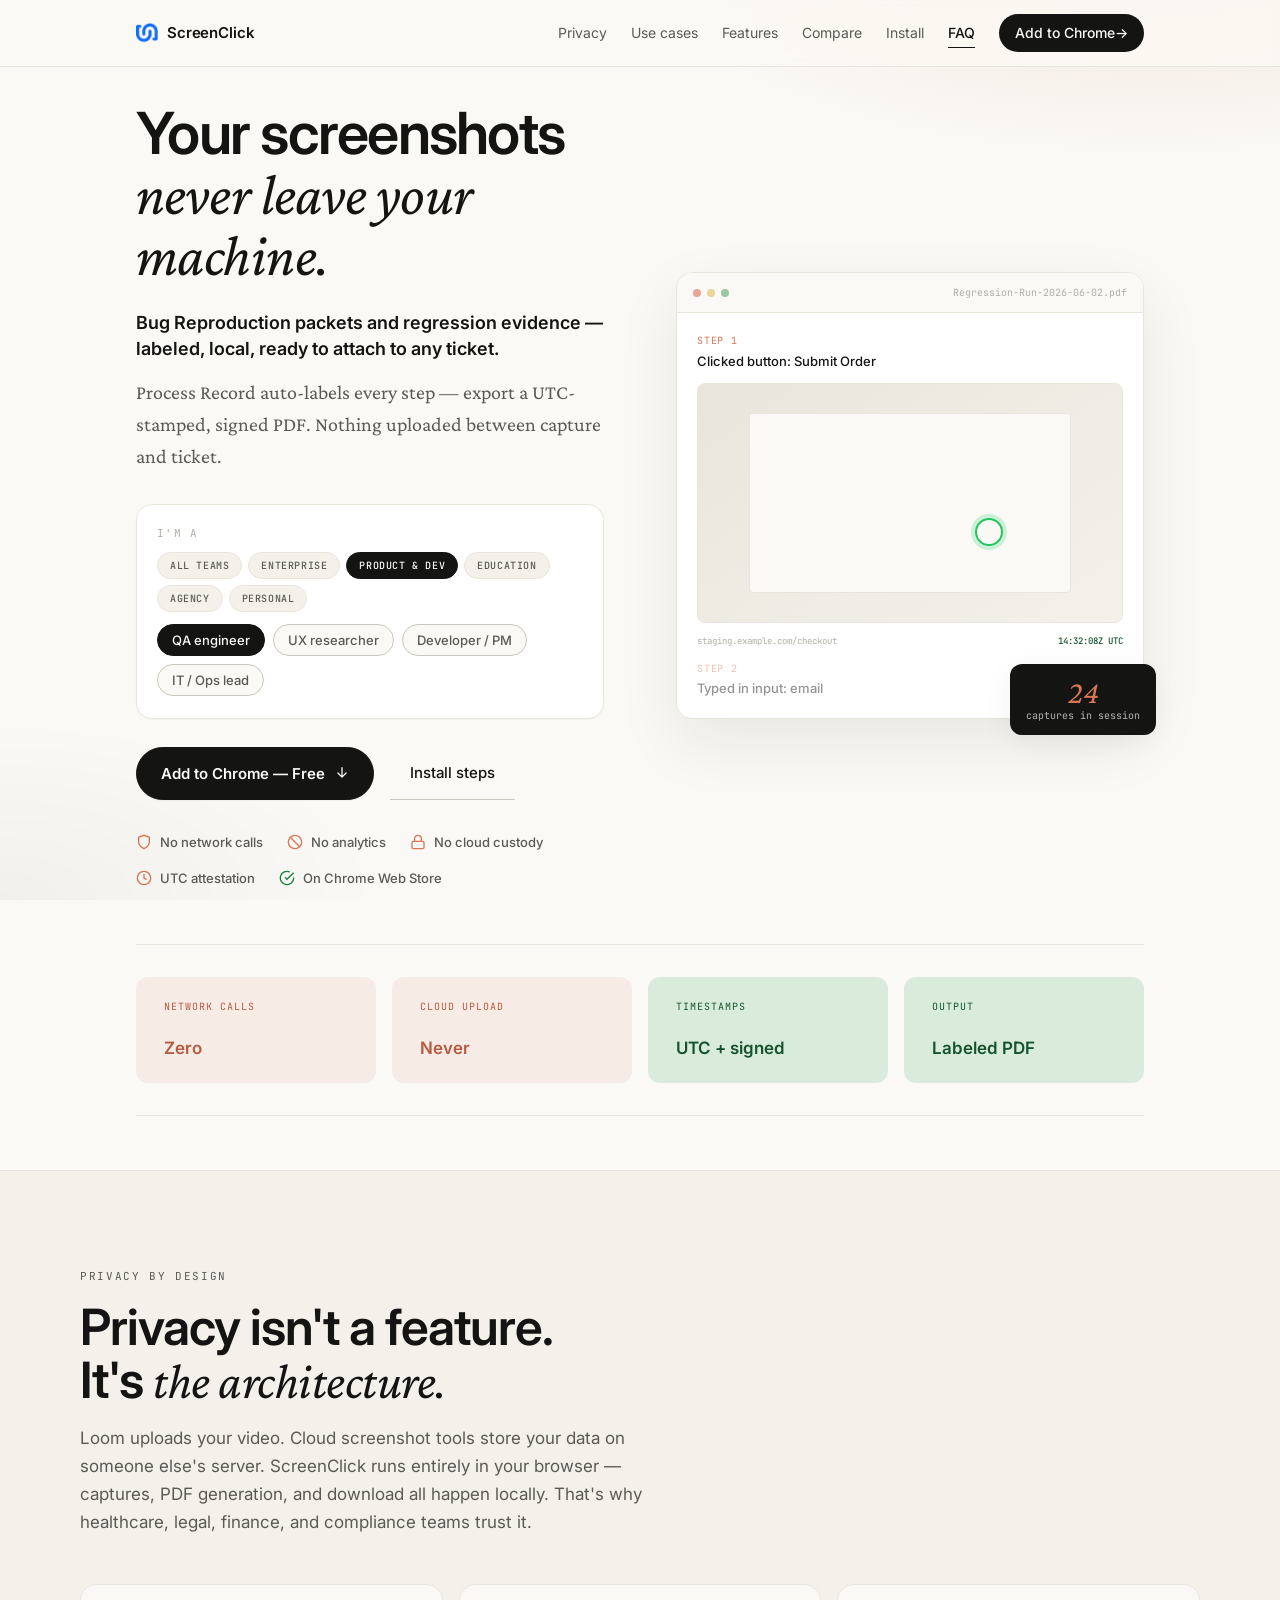
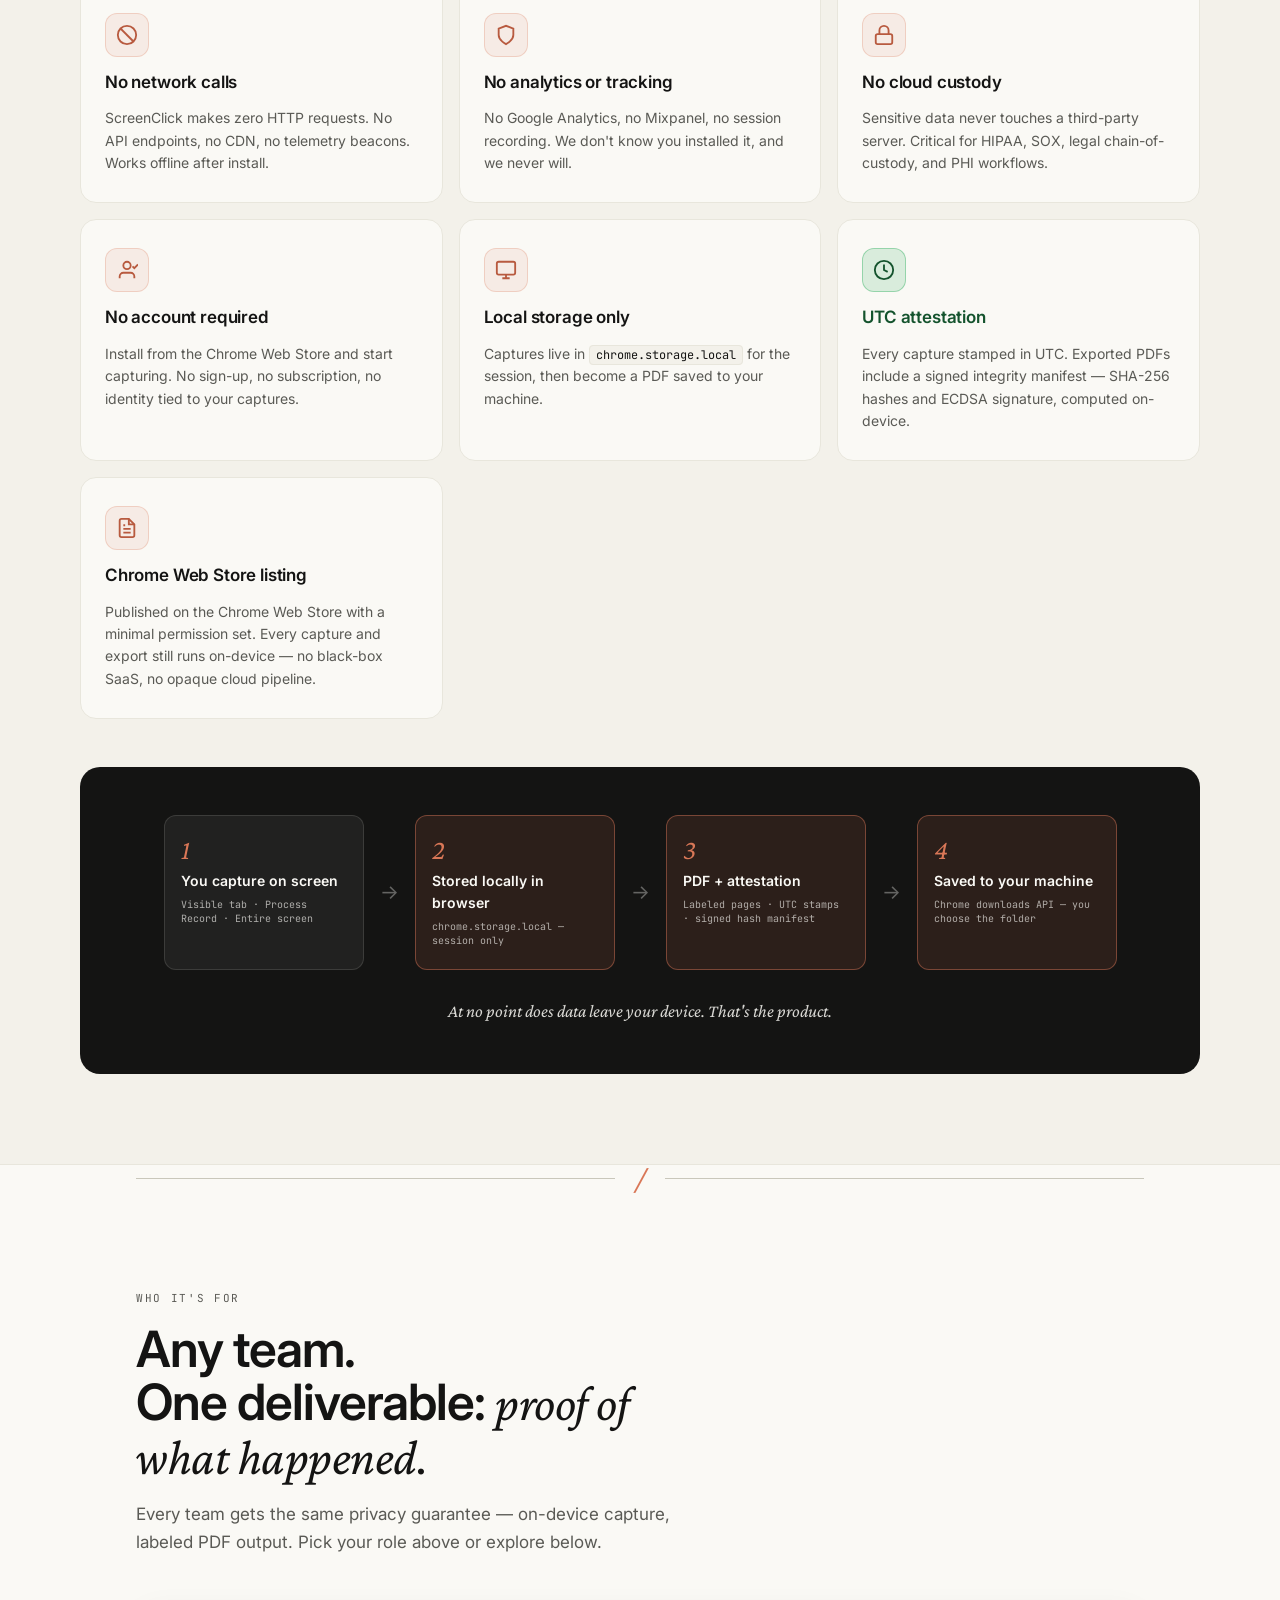
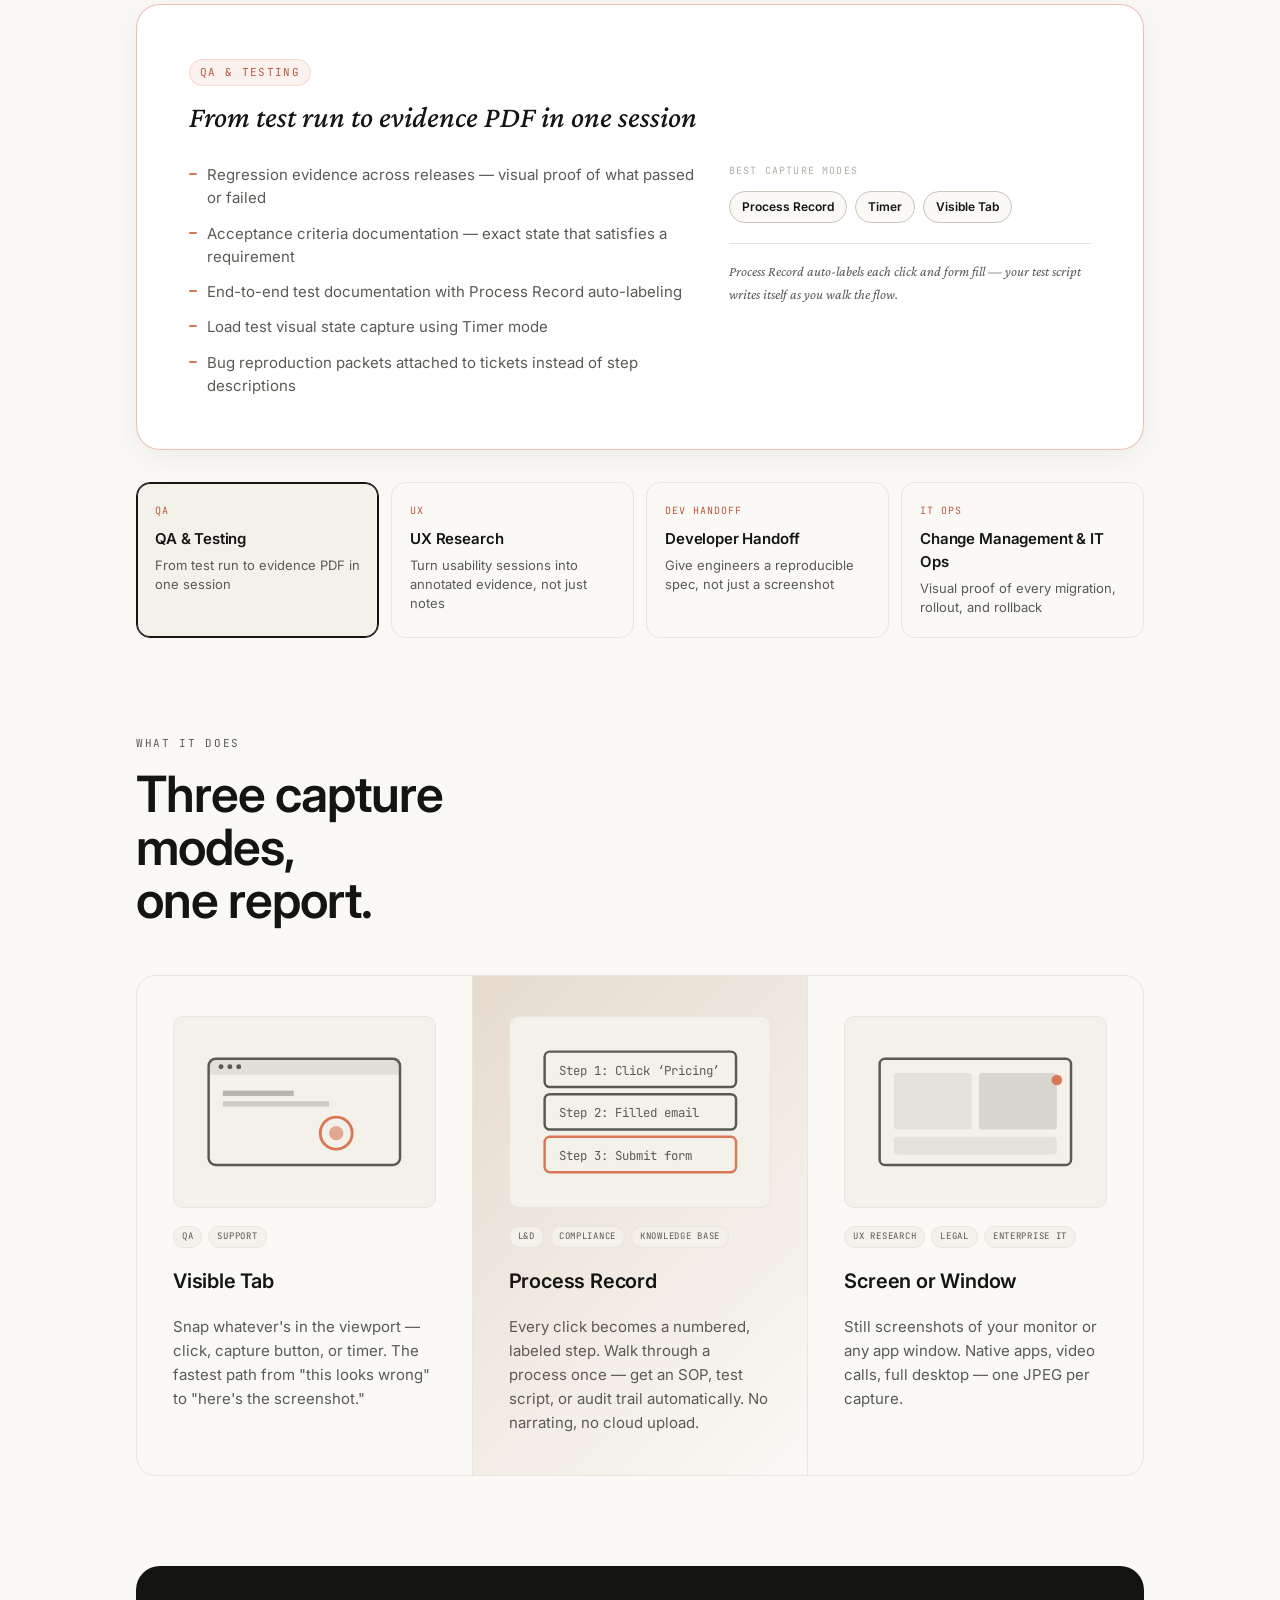
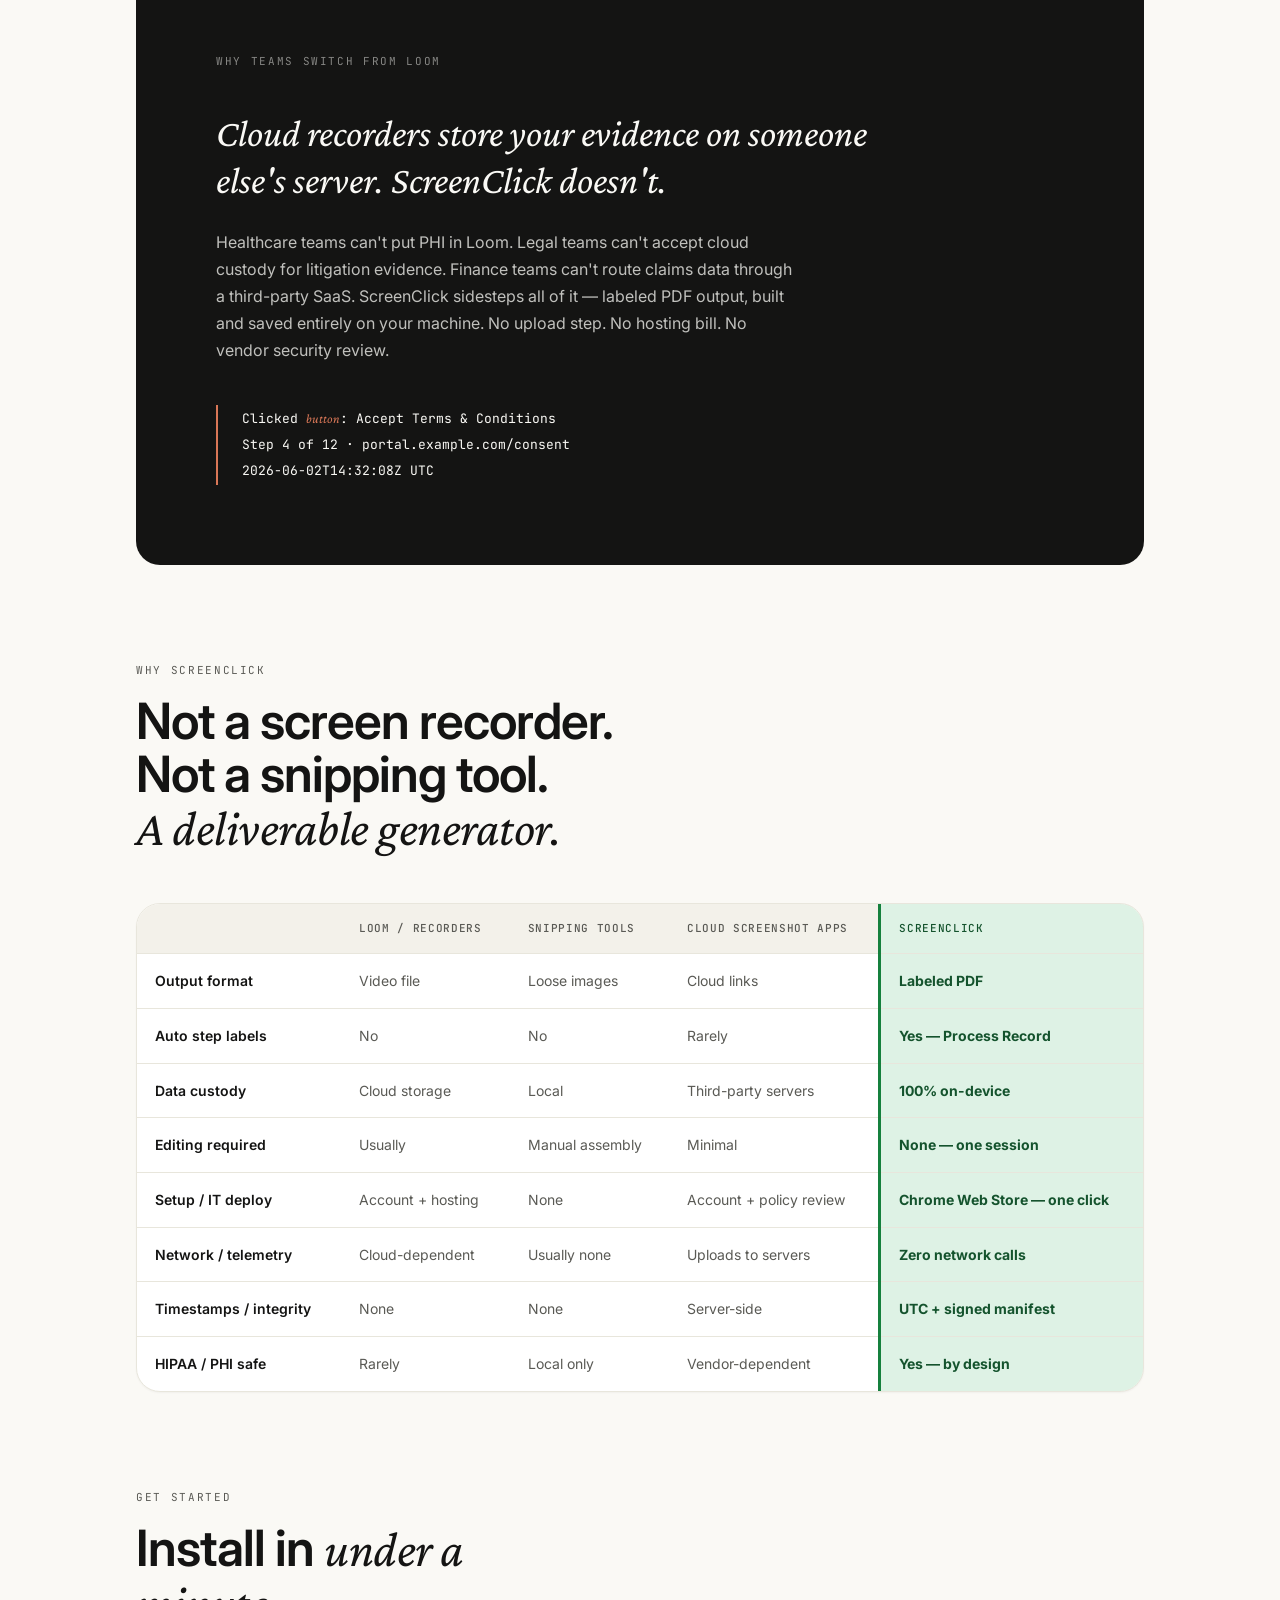
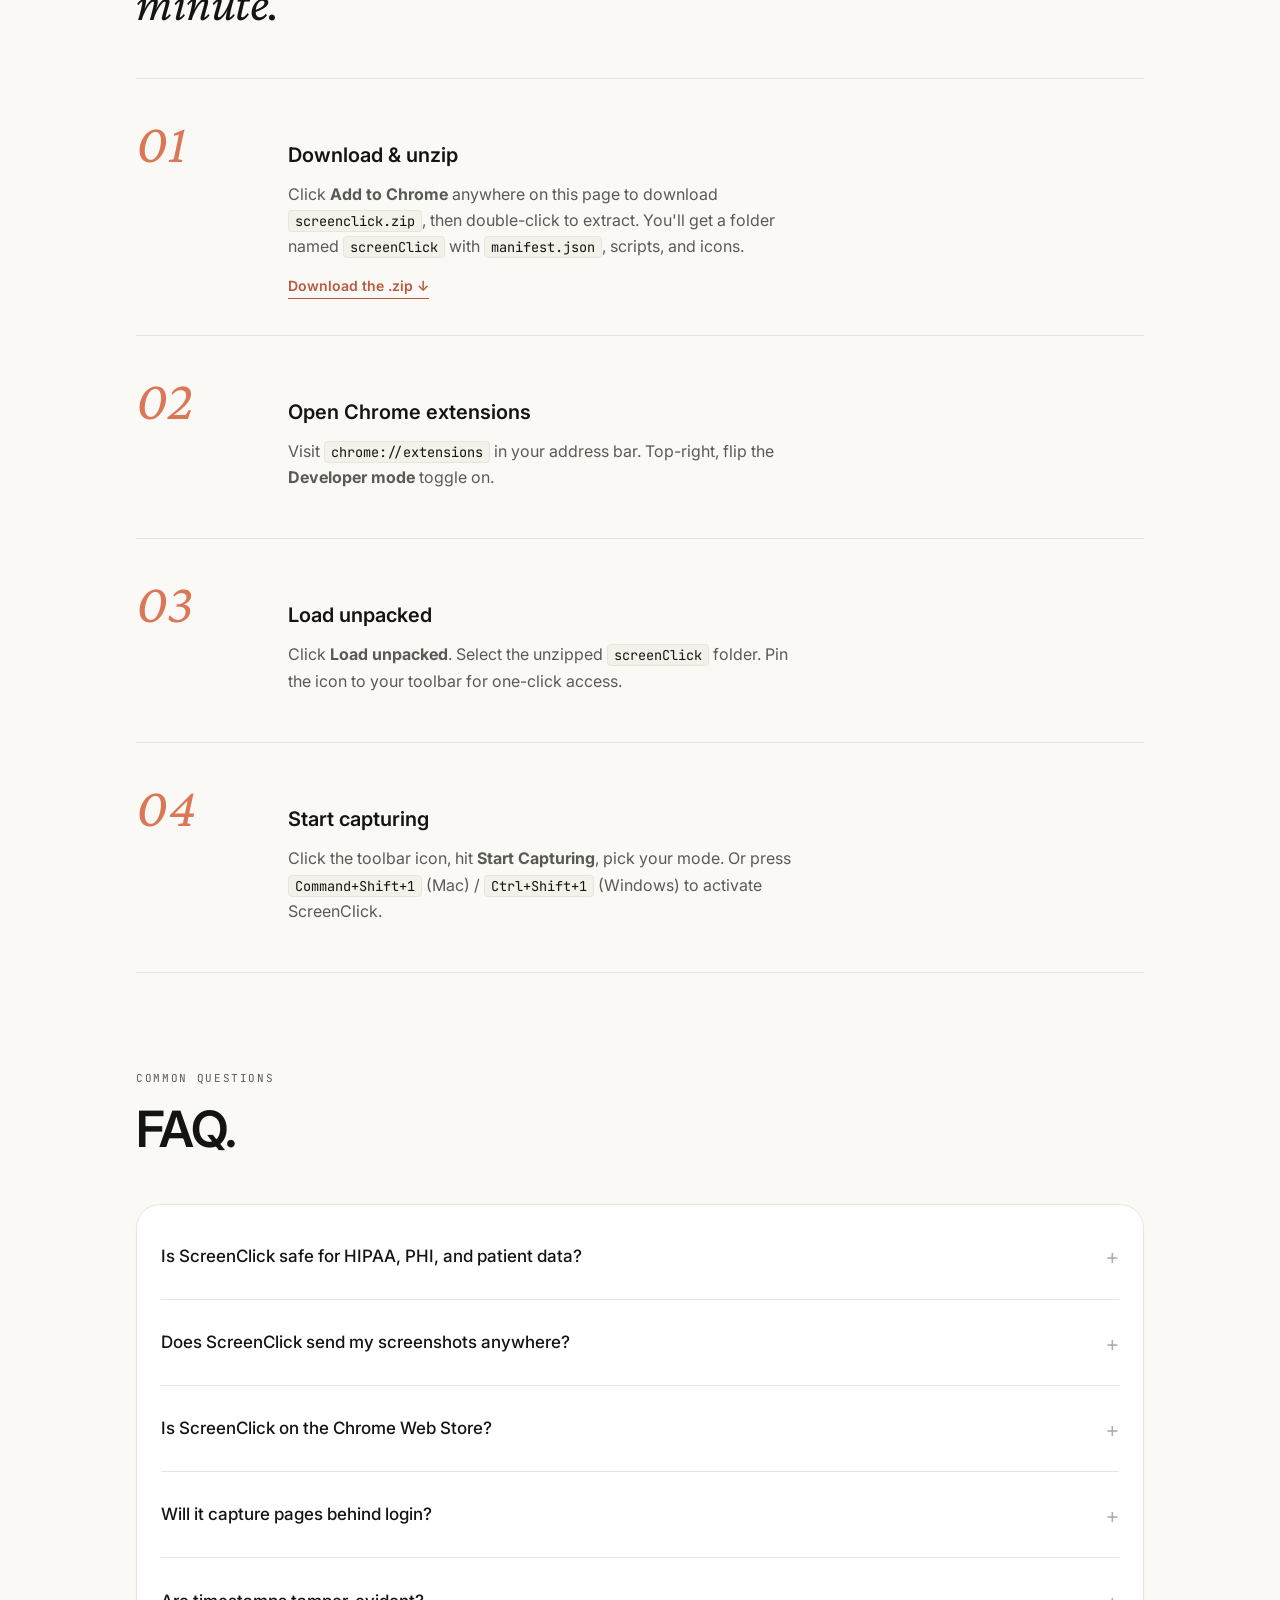
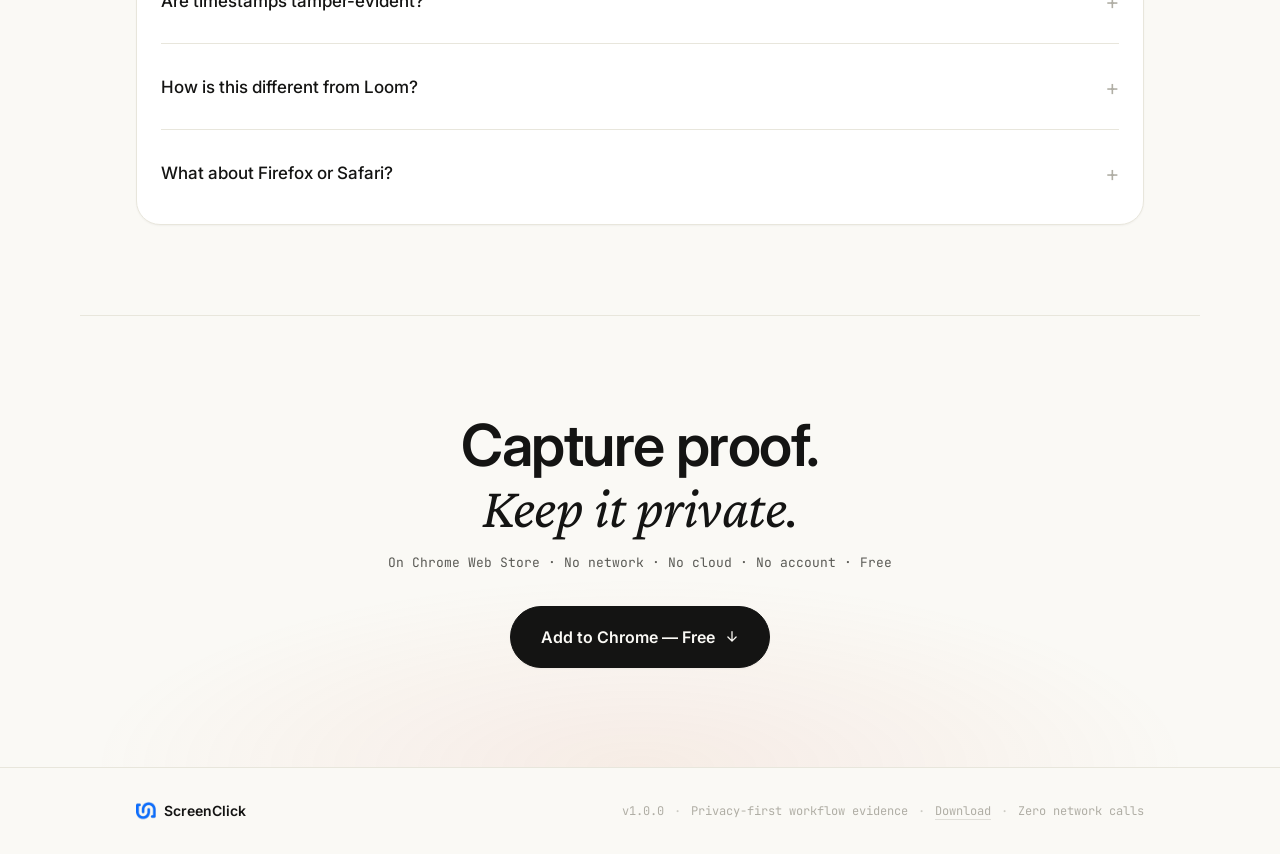
<file: landing-page/index.html>
<!DOCTYPE html>
<html lang="en">
<head>
  <meta charset="UTF-8">
  <meta name="viewport" content="width=device-width, initial-scale=1.0">
  <title>ScreenClick — Privacy-first workflow evidence. Nothing leaves your machine.</title>
  <meta name="description" content="Privacy-first Chrome extension on the Chrome Web Store: labeled PDF evidence of any workflow, 100% on-device. No network, no analytics, no cloud. For healthcare, legal, compliance, QA, and 12 more teams.">
  <link rel="icon" href="icon-48.png" type="image/png">
  <link rel="preconnect" href="https://fonts.googleapis.com">
  <link rel="preconnect" href="https://fonts.gstatic.com" crossorigin>
  <link href="https://fonts.googleapis.com/css2?family=Crimson+Pro:ital,wght@0,400;0,500;0,600;1,400&family=Inter:wght@400;500;600;700&family=JetBrains+Mono:wght@400;500&display=swap" rel="stylesheet">
  <link rel="stylesheet" href="style.css">
</head>
<body>
  <a class="skip-link" href="#main">Skip to content</a>

  <header class="topbar">
    <div class="topbar-inner">
      <a href="#main" class="topbar-brand">
        <img src="icon-48.png" alt="" class="topbar-icon">
        <span>ScreenClick</span>
      </a>
      <button type="button" class="nav-toggle" id="nav-toggle" aria-label="Open menu" aria-expanded="false" aria-controls="topbar-nav">
        <span></span><span></span>
      </button>
      <nav class="topbar-nav" id="topbar-nav">
        <a href="#privacy">Privacy</a>
        <a href="#use-cases">Use cases</a>
        <a href="#features">Features</a>
        <a href="#compare">Compare</a>
        <a href="#install">Install</a>
        <a href="#faq">FAQ</a>
        <a href="screenclick.zip" download class="topbar-cta">Add to Chrome<span aria-hidden="true"> →</span></a>
      </nav>
    </div>
  </header>

  <main id="main">
  <section class="hero">
    <div class="hero-grid">
      <div class="hero-copy">
        <h1 class="hero-title">
          Your screenshots<br>
          <span class="serif-italic">never leave your machine.</span>
        </h1>

        <p class="hero-context hero-fade" id="hero-context">
          Bug Reproduction packets and regression evidence — labeled, local, ready to attach to any ticket.
        </p>

        <p class="hero-lede hero-fade" id="hero-lede">
          Process Record auto-labels every step — export a UTC-stamped, signed PDF. Nothing uploaded between capture and ticket.
        </p>

        <div class="role-panel">
          <div class="role-switcher" aria-label="Choose your role">
            <span class="role-label">I'm a</span>
            <div class="category-tabs" id="category-tabs"></div>
            <div class="role-pills-wrap">
              <div class="role-pills" id="role-pills" role="tablist"></div>
            </div>
          </div>
        </div>

        <div class="hero-cta-row">
          <a href="screenclick.zip" download class="btn-primary">
            Add to Chrome — Free
            <svg width="14" height="14" viewBox="0 0 24 24" fill="none" stroke="currentColor" stroke-width="2.2" stroke-linecap="round" stroke-linejoin="round" aria-hidden="true">
              <path d="M12 3v14M5 12l7 7 7-7"/>
            </svg>
          </a>
          <a href="#install" class="btn-ghost">Install steps</a>
        </div>

        <div class="trust-strip">
          <div class="trust-item">
            <svg width="16" height="16" viewBox="0 0 24 24" fill="none" stroke="currentColor" stroke-width="2" aria-hidden="true"><path d="M12 22s8-4 8-10V5l-8-3-8 3v7c0 6 8 10 8 10z"/></svg>
            <span>No network calls</span>
          </div>
          <div class="trust-item">
            <svg width="16" height="16" viewBox="0 0 24 24" fill="none" stroke="currentColor" stroke-width="2" aria-hidden="true"><circle cx="12" cy="12" r="10"/><path d="M4.93 4.93l14.14 14.14"/></svg>
            <span>No analytics</span>
          </div>
          <div class="trust-item">
            <svg width="16" height="16" viewBox="0 0 24 24" fill="none" stroke="currentColor" stroke-width="2" aria-hidden="true"><rect x="3" y="11" width="18" height="11" rx="2"/><path d="M7 11V7a5 5 0 0 1 10 0v4"/></svg>
            <span>No cloud custody</span>
          </div>
          <div class="trust-item">
            <svg width="16" height="16" viewBox="0 0 24 24" fill="none" stroke="currentColor" stroke-width="2" aria-hidden="true"><circle cx="12" cy="12" r="10"/><polyline points="12 6 12 12 16 14"/></svg>
            <span>UTC attestation</span>
          </div>
          <div class="trust-item">
            <svg width="16" height="16" viewBox="0 0 24 24" fill="none" stroke="currentColor" stroke-width="2" aria-hidden="true"><path d="M22 11.08V12a10 10 0 1 1-5.93-9.14"/><polyline points="22 4 12 14.01 9 11.01"/></svg>
            <span>On Chrome Web Store</span>
          </div>
        </div>
      </div>

      <div class="hero-visual" aria-hidden="true">
        <div class="pdf-mock">
          <div class="pdf-mock-header">
            <span class="pdf-dot"></span>
            <span class="pdf-dot"></span>
            <span class="pdf-dot"></span>
            <span class="pdf-filename" id="mock-filename">QA-Report-2026-06-02.pdf</span>
          </div>
          <div class="pdf-mock-body">
            <div class="pdf-step" id="mock-step-1">
              <span class="pdf-step-label">Step 1</span>
              <span class="pdf-step-action">Clicked button: Submit Order</span>
            </div>
            <div class="pdf-screenshot">
              <div class="pdf-screenshot-inner"></div>
              <div class="pdf-ring"></div>
            </div>
            <div class="pdf-meta">
              <span id="mock-url">app.example.com/checkout</span>
              <span id="mock-time" title="2026-06-02T14:32:08.000Z UTC">14:32:08Z UTC</span>
            </div>
            <div class="pdf-step pdf-step-dim" id="mock-step-2">
              <span class="pdf-step-label">Step 2</span>
              <span class="pdf-step-action">Typed in input: email</span>
            </div>
          </div>
        </div>
        <div class="hero-badge">
          <span class="hero-badge-num" id="mock-badge">24</span>
          <span class="hero-badge-label">captures in session</span>
        </div>
      </div>
    </div>

    <div class="hero-detail">
      <div class="detail-cell detail-cell-highlight">
        <span class="detail-label">Network calls</span>
        <span class="detail-value">Zero</span>
      </div>
      <div class="detail-cell detail-cell-highlight">
        <span class="detail-label">Cloud upload</span>
        <span class="detail-value">Never</span>
      </div>
      <div class="detail-cell detail-cell-advantage">
        <span class="detail-label">Timestamps</span>
        <span class="detail-value">UTC + signed</span>
      </div>
      <div class="detail-cell detail-cell-advantage">
        <span class="detail-label">Output</span>
        <span class="detail-value">Labeled PDF</span>
      </div>
    </div>
  </section>

  <section id="privacy" class="privacy">
    <div class="privacy-inner">
      <div class="section-header section-header-wide">
        <span class="eyebrow">Privacy by design</span>
        <h2 class="section-title">Privacy isn't a feature.<br>It's <span class="serif-italic">the architecture.</span></h2>
        <p class="section-sub">Loom uploads your video. Cloud screenshot tools store your data on someone else's server. ScreenClick runs entirely in your browser — captures, PDF generation, and download all happen locally. That's why healthcare, legal, finance, and compliance teams trust it.</p>
      </div>

      <div class="privacy-grid">
        <article class="privacy-card">
          <div class="privacy-card-icon" aria-hidden="true">
            <svg width="22" height="22" viewBox="0 0 24 24" fill="none" stroke="currentColor" stroke-width="2"><circle cx="12" cy="12" r="10"/><path d="M4.93 4.93l14.14 14.14"/></svg>
          </div>
          <h3>No network calls</h3>
          <p>ScreenClick makes zero HTTP requests. No API endpoints, no CDN, no telemetry beacons. Works offline after install.</p>
        </article>
        <article class="privacy-card">
          <div class="privacy-card-icon" aria-hidden="true">
            <svg width="22" height="22" viewBox="0 0 24 24" fill="none" stroke="currentColor" stroke-width="2"><path d="M12 22s8-4 8-10V5l-8-3-8 3v7c0 6 8 10 8 10z"/></svg>
          </div>
          <h3>No analytics or tracking</h3>
          <p>No Google Analytics, no Mixpanel, no session recording. We don't know you installed it, and we never will.</p>
        </article>
        <article class="privacy-card">
          <div class="privacy-card-icon" aria-hidden="true">
            <svg width="22" height="22" viewBox="0 0 24 24" fill="none" stroke="currentColor" stroke-width="2"><rect x="3" y="11" width="18" height="11" rx="2"/><path d="M7 11V7a5 5 0 0 1 10 0v4"/></svg>
          </div>
          <h3>No cloud custody</h3>
          <p>Sensitive data never touches a third-party server. Critical for HIPAA, SOX, legal chain-of-custody, and PHI workflows.</p>
        </article>
        <article class="privacy-card">
          <div class="privacy-card-icon" aria-hidden="true">
            <svg width="22" height="22" viewBox="0 0 24 24" fill="none" stroke="currentColor" stroke-width="2"><path d="M20 21v-2a4 4 0 0 0-4-4H8a4 4 0 0 0-4 4v2"/><circle cx="12" cy="7" r="4"/><path d="M18 8l2 2 4-4" stroke-dasharray="0"/></svg>
          </div>
          <h3>No account required</h3>
          <p>Install from the Chrome Web Store and start capturing. No sign-up, no subscription, no identity tied to your captures.</p>
        </article>
        <article class="privacy-card">
          <div class="privacy-card-icon" aria-hidden="true">
            <svg width="22" height="22" viewBox="0 0 24 24" fill="none" stroke="currentColor" stroke-width="2"><rect x="2" y="3" width="20" height="14" rx="2"/><path d="M8 21h8M12 17v4"/></svg>
          </div>
          <h3>Local storage only</h3>
          <p>Captures live in <code>chrome.storage.local</code> for the session, then become a PDF saved to your machine.</p>
        </article>
        <article class="privacy-card">
          <div class="privacy-card-icon privacy-card-icon-advantage" aria-hidden="true">
            <svg width="22" height="22" viewBox="0 0 24 24" fill="none" stroke="currentColor" stroke-width="2"><circle cx="12" cy="12" r="10"/><polyline points="12 6 12 12 16 14"/></svg>
          </div>
          <h3>UTC attestation</h3>
          <p>Every capture stamped in UTC. Exported PDFs include a signed integrity manifest — SHA-256 hashes and ECDSA signature, computed on-device.</p>
        </article>
        <article class="privacy-card">
          <div class="privacy-card-icon" aria-hidden="true">
            <svg width="22" height="22" viewBox="0 0 24 24" fill="none" stroke="currentColor" stroke-width="2"><path d="M14 2H6a2 2 0 0 0-2 2v16a2 2 0 0 0 2 2h12a2 2 0 0 0 2-2V8z"/><path d="M14 2v6h6M16 13H8M16 17H8M10 9H8"/></svg>
          </div>
          <h3>Chrome Web Store listing</h3>
          <p>Published on the Chrome Web Store with a minimal permission set. Every capture and export still runs on-device — no black-box SaaS, no opaque cloud pipeline.</p>
        </article>
      </div>

      <div class="privacy-architecture">
        <div class="arch-flow">
          <div class="arch-step">
            <span class="arch-num">1</span>
            <span class="arch-label">You capture on screen</span>
            <span class="arch-detail">Visible tab · Process Record · Entire screen</span>
          </div>
          <div class="arch-arrow" aria-hidden="true">→</div>
          <div class="arch-step arch-step-local">
            <span class="arch-num">2</span>
            <span class="arch-label">Stored locally in browser</span>
            <span class="arch-detail">chrome.storage.local — session only</span>
          </div>
          <div class="arch-arrow" aria-hidden="true">→</div>
          <div class="arch-step arch-step-local">
            <span class="arch-num">3</span>
            <span class="arch-label">PDF + attestation</span>
            <span class="arch-detail">Labeled pages · UTC stamps · signed hash manifest</span>
          </div>
          <div class="arch-arrow" aria-hidden="true">→</div>
          <div class="arch-step arch-step-local">
            <span class="arch-num">4</span>
            <span class="arch-label">Saved to your machine</span>
            <span class="arch-detail">Chrome downloads API — you choose the folder</span>
          </div>
        </div>
        <p class="arch-footnote">At no point does data leave your device. That's the product.</p>
      </div>
    </div>
  </section>

  <div class="section-mark" aria-hidden="true">
    <span class="mark-line"></span>
    <span class="mark-glyph">/</span>
    <span class="mark-line"></span>
  </div>

  <section id="use-cases" class="use-cases">
    <div class="section-header section-header-wide">
      <span class="eyebrow">Who it's for</span>
      <h2 class="section-title">Any team.<br>One deliverable: <span class="serif-italic">proof of what happened.</span></h2>
      <p class="section-sub">Every team gets the same privacy guarantee — on-device capture, labeled PDF output. Pick your role above or explore below.</p>
    </div>

    <div class="vertical-spotlight" id="vertical-spotlight">
      <div class="spotlight-header">
        <span class="spotlight-tag" id="spotlight-tag">QA &amp; Testing</span>
        <h3 class="spotlight-title" id="spotlight-title">From test run to evidence PDF in one session</h3>
      </div>
      <div class="spotlight-grid">
        <ul class="spotlight-list" id="spotlight-list"></ul>
        <div class="spotlight-modes">
          <span class="spotlight-modes-label">Best capture modes</span>
          <div class="mode-chips" id="spotlight-modes"></div>
          <p class="spotlight-diff" id="spotlight-diff"></p>
        </div>
      </div>
    </div>

    <div class="vertical-grid" id="vertical-grid"></div>
  </section>

  <section id="features" class="features">
    <div class="section-header">
      <span class="eyebrow">What it does</span>
      <h2 class="section-title">Three capture modes,<br>one report.</h2>
    </div>

    <div class="feature-grid">
      <article class="feature">
        <div class="feature-illo">
          <svg viewBox="0 0 120 80" aria-hidden="true">
            <rect x="6" y="10" width="108" height="60" rx="4" fill="none" stroke="currentColor" stroke-width="1.4"/>
            <rect x="6" y="10" width="108" height="9" fill="currentColor" opacity="0.12"/>
            <circle cx="13" cy="14.5" r="1.4" fill="currentColor"/>
            <circle cx="18" cy="14.5" r="1.4" fill="currentColor"/>
            <circle cx="23" cy="14.5" r="1.4" fill="currentColor"/>
            <rect x="14" y="28" width="40" height="3" fill="currentColor" opacity="0.4"/>
            <rect x="14" y="34" width="60" height="3" fill="currentColor" opacity="0.25"/>
            <circle cx="78" cy="52" r="9" fill="none" stroke="var(--accent)" stroke-width="1.6"/>
            <circle cx="78" cy="52" r="4" fill="var(--accent)" opacity="0.6"/>
          </svg>
        </div>
        <div class="feature-tags"><span>QA</span><span>Support</span></div>
        <h3>Visible Tab</h3>
        <p>Snap whatever's in the viewport — click, capture button, or timer. The fastest path from "this looks wrong" to "here's the screenshot."</p>
      </article>

      <article class="feature feature-accent">
        <div class="feature-illo">
          <svg viewBox="0 0 120 80" aria-hidden="true">
            <rect x="6" y="6" width="108" height="20" rx="3" fill="none" stroke="currentColor" stroke-width="1.4"/>
            <text x="14" y="19" font-family="JetBrains Mono, monospace" font-size="7" fill="currentColor">Step 1: Click ‘Pricing’</text>
            <rect x="6" y="30" width="108" height="20" rx="3" fill="none" stroke="currentColor" stroke-width="1.4"/>
            <text x="14" y="43" font-family="JetBrains Mono, monospace" font-size="7" fill="currentColor">Step 2: Filled email</text>
            <rect x="6" y="54" width="108" height="20" rx="3" fill="none" stroke="var(--accent)" stroke-width="1.4"/>
            <text x="14" y="67" font-family="JetBrains Mono, monospace" font-size="7" fill="currentColor">Step 3: Submit form</text>
          </svg>
        </div>
        <div class="feature-tags"><span>L&amp;D</span><span>Compliance</span><span>Knowledge Base</span></div>
        <h3>Process Record</h3>
        <p>Every click becomes a numbered, labeled step. Walk through a process once — get an SOP, test script, or audit trail automatically. No narrating, no cloud upload.</p>
      </article>

      <article class="feature">
        <div class="feature-illo">
          <svg viewBox="0 0 120 80" aria-hidden="true">
            <rect x="6" y="10" width="108" height="60" rx="3" fill="none" stroke="currentColor" stroke-width="1.4"/>
            <rect x="14" y="18" width="44" height="32" rx="2" fill="currentColor" opacity="0.10"/>
            <rect x="62" y="18" width="44" height="32" rx="2" fill="currentColor" opacity="0.18"/>
            <rect x="14" y="54" width="92" height="10" rx="2" fill="currentColor" opacity="0.10"/>
            <circle cx="106" cy="22" r="3" fill="var(--accent)"/>
          </svg>
        </div>
        <div class="feature-tags"><span>UX Research</span><span>Legal</span><span>Enterprise IT</span></div>
        <h3>Screen or Window</h3>
        <p>Still screenshots of your monitor or any app window. Native apps, video calls, full desktop — one JPEG per capture.</p>
      </article>
    </div>
  </section>

  <section class="editorial">
    <div class="editorial-inner">
      <div class="editorial-meta">
        <span class="eyebrow eyebrow-light">Why teams switch from Loom</span>
      </div>
      <h2 class="editorial-title">
        Cloud recorders store your evidence on someone else's server. ScreenClick doesn't.
      </h2>
      <p class="editorial-body">
        Healthcare teams can't put PHI in Loom. Legal teams can't accept cloud custody for litigation evidence. Finance teams can't route claims data through a third-party SaaS. ScreenClick sidesteps all of it — labeled PDF output, built and saved entirely on your machine. No upload step. No hosting bill. No vendor security review.
      </p>
      <div class="editorial-quote">
        <p>Clicked <em>button</em>: Accept Terms &amp; Conditions</p>
        <p>Step 4 of 12 · portal.example.com/consent</p>
        <p>2026-06-02T14:32:08Z UTC</p>
      </div>
    </div>
  </section>

  <section id="compare" class="compare">
    <div class="section-header section-header-wide">
      <span class="eyebrow">Why ScreenClick</span>
      <h2 class="section-title">Not a screen recorder.<br>Not a snipping tool.<br><span class="serif-italic">A deliverable generator.</span></h2>
    </div>

    <div class="compare-table-wrap">
      <table class="compare-table">
        <thead>
          <tr>
            <th></th>
            <th>Loom / recorders</th>
            <th>Snipping tools</th>
            <th>Cloud screenshot apps</th>
            <th class="compare-highlight">ScreenClick</th>
          </tr>
        </thead>
        <tbody>
          <tr>
            <td>Output format</td>
            <td>Video file</td>
            <td>Loose images</td>
            <td>Cloud links</td>
            <td class="compare-highlight"><strong>Labeled PDF</strong></td>
          </tr>
          <tr>
            <td>Auto step labels</td>
            <td>No</td>
            <td>No</td>
            <td>Rarely</td>
            <td class="compare-highlight"><strong>Yes — Process Record</strong></td>
          </tr>
          <tr>
            <td>Data custody</td>
            <td>Cloud storage</td>
            <td>Local</td>
            <td>Third-party servers</td>
            <td class="compare-highlight"><strong>100% on-device</strong></td>
          </tr>
          <tr>
            <td>Editing required</td>
            <td>Usually</td>
            <td>Manual assembly</td>
            <td>Minimal</td>
            <td class="compare-highlight"><strong>None — one session</strong></td>
          </tr>
          <tr>
            <td>Setup / IT deploy</td>
            <td>Account + hosting</td>
            <td>None</td>
            <td>Account + policy review</td>
            <td class="compare-highlight"><strong>Chrome Web Store — one click</strong></td>
          </tr>
          <tr>
            <td>Network / telemetry</td>
            <td>Cloud-dependent</td>
            <td>Usually none</td>
            <td>Uploads to servers</td>
            <td class="compare-highlight"><strong>Zero network calls</strong></td>
          </tr>
          <tr>
            <td>Timestamps / integrity</td>
            <td>None</td>
            <td>None</td>
            <td>Server-side</td>
            <td class="compare-highlight"><strong>UTC + signed manifest</strong></td>
          </tr>
          <tr>
            <td>HIPAA / PHI safe</td>
            <td>Rarely</td>
            <td>Local only</td>
            <td>Vendor-dependent</td>
            <td class="compare-highlight"><strong>Yes — by design</strong></td>
          </tr>
        </tbody>
      </table>
    </div>
  </section>

  <section id="install" class="install">
    <div class="section-header">
      <span class="eyebrow">Get started</span>
      <h2 class="section-title">Install in <span class="serif-italic">under a minute.</span></h2>
    </div>

    <ol class="install-steps">
      <li class="install-step">
        <span class="step-number">01</span>
        <div class="step-body">
          <h3>Download &amp; unzip</h3>
          <p>Click <strong>Add to Chrome</strong> anywhere on this page to download <code>screenclick.zip</code>, then double-click to extract. You'll get a folder named <code>screenClick</code> with <code>manifest.json</code>, scripts, and icons.</p>
          <a href="screenclick.zip" download class="step-link">Download the .zip ↓</a>
        </div>
      </li>
      <li class="install-step">
        <span class="step-number">02</span>
        <div class="step-body">
          <h3>Open Chrome extensions</h3>
          <p>Visit <code>chrome://extensions</code> in your address bar. Top-right, flip the <strong>Developer mode</strong> toggle on.</p>
        </div>
      </li>
      <li class="install-step">
        <span class="step-number">03</span>
        <div class="step-body">
          <h3>Load unpacked</h3>
          <p>Click <strong>Load unpacked</strong>. Select the unzipped <code>screenClick</code> folder. Pin the icon to your toolbar for one-click access.</p>
        </div>
      </li>
      <li class="install-step">
        <span class="step-number">04</span>
        <div class="step-body">
          <h3>Start capturing</h3>
          <p>Click the toolbar icon, hit <strong>Start Capturing</strong>, pick your mode. Or press <code>Command+Shift+1</code> (Mac) / <code>Ctrl+Shift+1</code> (Windows) to activate ScreenClick.</p>
        </div>
      </li>
    </ol>
  </section>

  <section id="faq" class="faq">
    <div class="section-header">
      <span class="eyebrow">Common questions</span>
      <h2 class="section-title">FAQ.</h2>
    </div>

    <div class="faq-list">
      <details>
        <summary>Is ScreenClick safe for HIPAA, PHI, and patient data?</summary>
        <p>Yes — by architecture, not by policy. ScreenClick makes no network calls, stores captures in local browser storage only, and builds PDFs on-device. Patient data never transits to a cloud server because there is no cloud component. This makes it suitable for EHR workflows, clinical training, and telehealth support where PHI is visible on screen.</p>
      </details>
      <details>
        <summary>Does ScreenClick send my screenshots anywhere?</summary>
        <p>No. Captures live in <code>chrome.storage.local</code> for the duration of the session and become a PDF on your machine when you click Stop and Save. Nothing leaves your browser. No analytics, no telemetry, no remote servers. This is the #1 reason legal, healthcare, compliance, and finance teams choose ScreenClick over Loom or cloud screenshot tools.</p>
      </details>
      <details>
        <summary>Is ScreenClick on the Chrome Web Store?</summary>
        <p>ScreenClick is listed on the Chrome Web Store. For now, clicking <strong>Add to Chrome</strong> on this page downloads a zip you can load unpacked in Chrome — same extension, same privacy guarantees. One-click install from the Store listing is coming soon.</p>
      </details>
      <details>
        <summary>Will it capture pages behind login?</summary>
        <p>Yes. ScreenClick captures whatever you can see in the active tab — logged-in dashboards, internal admin panels, staging sites. Chrome restricts <code>chrome://</code> pages and the Web Store; everything else works.</p>
      </details>
      <details>
        <summary>Are timestamps tamper-evident?</summary>
        <p>Yes — on-device. Every capture is stamped in <strong>UTC (ISO 8601)</strong> at the moment it was taken. When you export, ScreenClick adds a final attestation page: SHA-256 hashes of each screenshot, a chained integrity manifest, and an ECDSA P-256 signature — all computed locally with zero network calls. That proves the PDF wasn't altered after export. Times still come from your system clock; for legally binding third-party timestamps (RFC 3161), pair with a trusted timestamp authority.</p>
      </details>
      <details>
        <summary>How is this different from Loom?</summary>
        <p>Loom produces video that needs editing, hosting, and cloud storage. ScreenClick produces a labeled PDF in one session — instantly shareable, printable, and attachable to tickets or audit packs. No upload time, no subscription, no custody concerns.</p>
      </details>
      <details>
        <summary>What about Firefox or Safari?</summary>
        <p>Chrome and Chromium-based browsers (Edge, Brave, Arc) only for now.</p>
      </details>
    </div>
  </section>

  <section class="closing">
    <h2 class="closing-title">
      Capture proof.<br>
      <span class="serif-italic">Keep it private.</span>
    </h2>
    <p class="closing-sub">On Chrome Web Store · No network · No cloud · No account · Free</p>
    <a href="screenclick.zip" download class="btn-primary btn-large">
      Add to Chrome — Free
      <svg width="14" height="14" viewBox="0 0 24 24" fill="none" stroke="currentColor" stroke-width="2.2" stroke-linecap="round" stroke-linejoin="round" aria-hidden="true">
        <path d="M12 3v14M5 12l7 7 7-7"/>
      </svg>
    </a>
  </section>

  </main>

  <footer class="footer">
    <div class="footer-inner">
      <div class="footer-brand">
        <img src="icon-48.png" alt="" class="footer-icon">
        <span>ScreenClick</span>
      </div>
      <div class="footer-meta">
        <span>v1.0.0</span>
        <span class="footer-dot">·</span>
        <span>Privacy-first workflow evidence</span>
        <span class="footer-dot">·</span>
        <span><a href="screenclick.zip" download class="footer-store-link">Download</a></span>
        <span class="footer-dot">·</span>
        <span>Zero network calls</span>
      </div>
    </div>
  </footer>

  <script src="site-config.js"></script>
  <script src="script.js" defer></script>
</body>
</html>
</file>
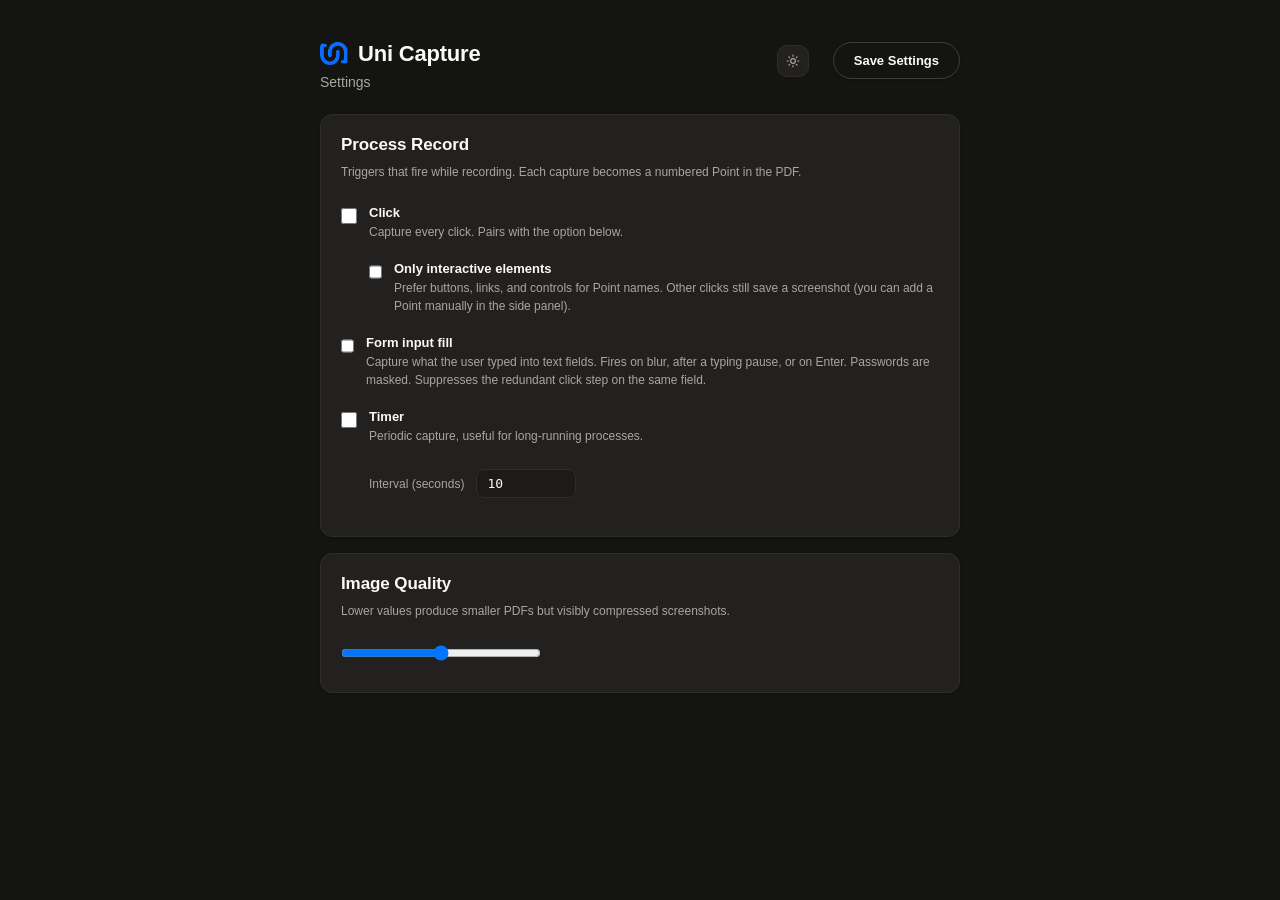
<file: screenClick/options/options.html>
<!DOCTYPE html>
<html lang="en" data-theme="dark">
<head>
  <meta charset="UTF-8">
  <title>Uni Capture - Settings</title>
  <link rel="stylesheet" href="options.css">
  <script src="../shared/theme.js"></script>
</head>
<body>
  <div class="wrap">
    <header class="page-header">
      <div class="page-header-copy">
        <h1>
          <img src="../icons/icon-48.png" alt="" class="header-icon brand-icon">
          Uni Capture
        </h1>
        <p class="subtitle">Settings</p>
      </div>
      <div class="page-header-actions">
        <button id="theme-toggle" class="theme-toggle" type="button" title="Switch to light mode" aria-label="Switch to light mode">
          <svg class="icon-moon" width="14" height="14" viewBox="0 0 24 24" fill="none" stroke="currentColor" stroke-width="2" stroke-linecap="round" stroke-linejoin="round" aria-hidden="true">
            <path d="M21 12.79A9 9 0 1 1 11.21 3 7 7 0 0 0 21 12.79z"/>
          </svg>
          <svg class="icon-sun" width="14" height="14" viewBox="0 0 24 24" fill="none" stroke="currentColor" stroke-width="2" stroke-linecap="round" stroke-linejoin="round" aria-hidden="true">
            <circle cx="12" cy="12" r="4"/>
            <path d="M12 2v2M12 20v2M4.93 4.93l1.41 1.41M17.66 17.66l1.41 1.41M2 12h2M20 12h2M4.93 19.07l1.41-1.41M17.66 6.34l1.41-1.41"/>
          </svg>
        </button>
        <span id="save-status" class="save-status"></span>
        <button id="save-btn" class="btn-primary">Save Settings</button>
      </div>
    </header>

    <section class="card">
      <h2>Process Record</h2>
      <p class="hint">Triggers that fire while recording. Each capture becomes a numbered Point in the PDF.</p>

      <label class="row">
        <input type="checkbox" id="proc-click">
        <div>
          <div class="row-title">Click</div>
          <div class="row-desc">Capture every click. Pairs with the option below.</div>
        </div>
      </label>

      <label class="row sub-row-checkbox">
        <input type="checkbox" id="proc-only-interactive">
        <div>
          <div class="row-title">Only interactive elements</div>
          <div class="row-desc">Prefer buttons, links, and controls for Point names. Other clicks still save a screenshot (you can add a Point manually in the side panel).</div>
        </div>
      </label>

      <label class="row">
        <input type="checkbox" id="proc-input-change">
        <div>
          <div class="row-title">Form input fill</div>
          <div class="row-desc">Capture what the user typed into text fields. Fires on blur, after a typing pause, or on Enter. Passwords are masked. Suppresses the redundant click step on the same field.</div>
        </div>
      </label>

      <label class="row">
        <input type="checkbox" id="proc-timer">
        <div>
          <div class="row-title">Timer</div>
          <div class="row-desc">Periodic capture, useful for long-running processes.</div>
        </div>
      </label>

      <div class="row sub-row" id="proc-timer-config">
        <label for="proc-timer-interval">Interval (seconds)</label>
        <input type="number" id="proc-timer-interval" min="2" max="600" step="1" value="10">
      </div>
    </section>

    <section class="card">
      <h2>Image Quality</h2>
      <p class="hint">Lower values produce smaller PDFs but visibly compressed screenshots.</p>
      <div class="row">
        <input type="range" id="image-quality" min="0.3" max="1.0" step="0.05">
        <span id="image-quality-value" class="mono"></span>
      </div>
    </section>
  </div>

  <script src="options.js"></script>
</body>
</html>
</file>
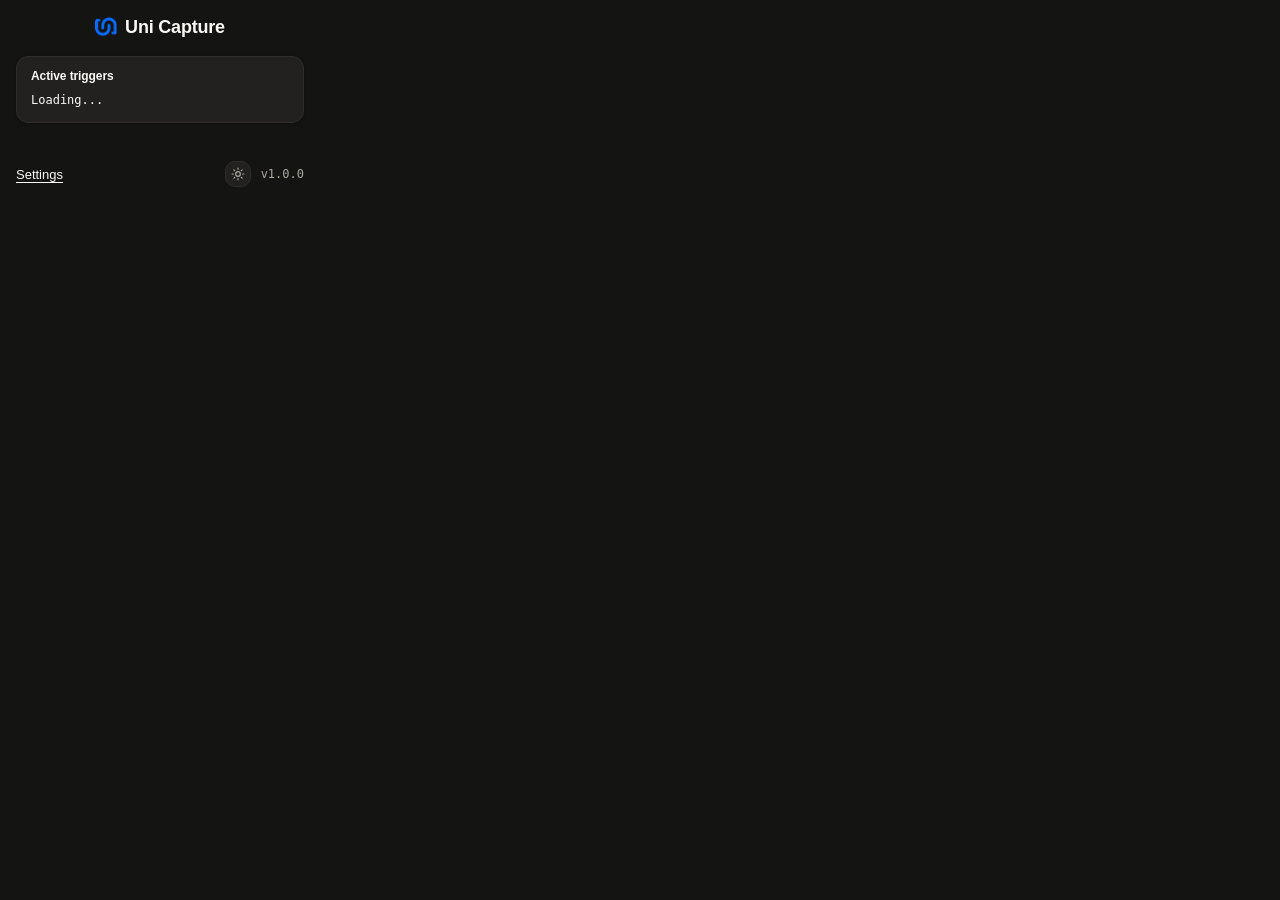
<file: screenClick/popup/popup.html>
<!DOCTYPE html>
<html lang="en" data-theme="dark">
<head>
  <meta charset="UTF-8">
  <title>Uni Capture</title>
  <link rel="stylesheet" href="popup.css">
  <script src="../shared/theme.js"></script>
</head>
<body>
  <div class="container">
    <header class="header">
      <h1>
        <img src="../icons/icon-48.png" alt="" class="header-icon brand-icon">
        Uni Capture
      </h1>
    </header>

    <div id="error-banner" class="error-banner hidden"></div>

    <p id="counter-section" class="counter-line hidden" aria-live="polite">
      <span class="counter-number" id="counter">0</span>
      <span class="counter-label">screenshots</span>
    </p>

    <div class="info-panel" id="info-panel">
      <div class="info-section trigger-section">
        <div class="info-section-title">Active triggers</div>
        <div id="trigger-list" class="trigger-list">Loading...</div>
      </div>
    </div>

    <div id="target-picker" class="target-picker hidden">
      <div class="picker-title">Process Record</div>
      <button class="target-btn" data-target="process">
        <div class="target-name">Start Process Record</div>
        <div class="target-desc">Single-click on elements as numbered Points. Step-by-step PDF guide.</div>
      </button>
      <button id="target-cancel" class="btn btn-ghost btn-small">Cancel</button>
    </div>

    <div id="filename-section" class="filename-section hidden">
      <label for="filename-input" class="filename-label">Filename (without extension)</label>
      <input type="text" id="filename-input" class="filename-input" placeholder="QA-Report">
      <div class="filename-actions">
        <button id="filename-cancel" class="btn btn-ghost btn-small">Cancel</button>
        <button id="filename-save" class="btn btn-save btn-small">Save PDF</button>
      </div>
    </div>

    <div class="actions" id="primary-actions">
      <button id="capture-btn" class="btn btn-primary hidden">Capture screenshot</button>
      <button id="stop-btn" class="btn btn-danger hidden">Stop and Save PDF</button>
      <button id="discard-btn" class="btn btn-ghost hidden">Discard Session</button>
    </div>

    <footer class="footer">
      <a href="#" id="settings-link">Settings</a>
      <div class="footer-right">
        <button id="theme-toggle" class="theme-toggle" type="button" title="Switch to light mode" aria-label="Switch to light mode">
          <svg class="icon-moon" width="14" height="14" viewBox="0 0 24 24" fill="none" stroke="currentColor" stroke-width="2" stroke-linecap="round" stroke-linejoin="round" aria-hidden="true">
            <path d="M21 12.79A9 9 0 1 1 11.21 3 7 7 0 0 0 21 12.79z"/>
          </svg>
          <svg class="icon-sun" width="14" height="14" viewBox="0 0 24 24" fill="none" stroke="currentColor" stroke-width="2" stroke-linecap="round" stroke-linejoin="round" aria-hidden="true">
            <circle cx="12" cy="12" r="4"/>
            <path d="M12 2v2M12 20v2M4.93 4.93l1.41 1.41M17.66 17.66l1.41 1.41M2 12h2M20 12h2M4.93 19.07l1.41-1.41M17.66 6.34l1.41-1.41"/>
          </svg>
        </button>
        <span class="version">v1.0.0</span>
      </div>
    </footer>
  </div>

  <script src="popup.js"></script>
</body>
</html>
</file>
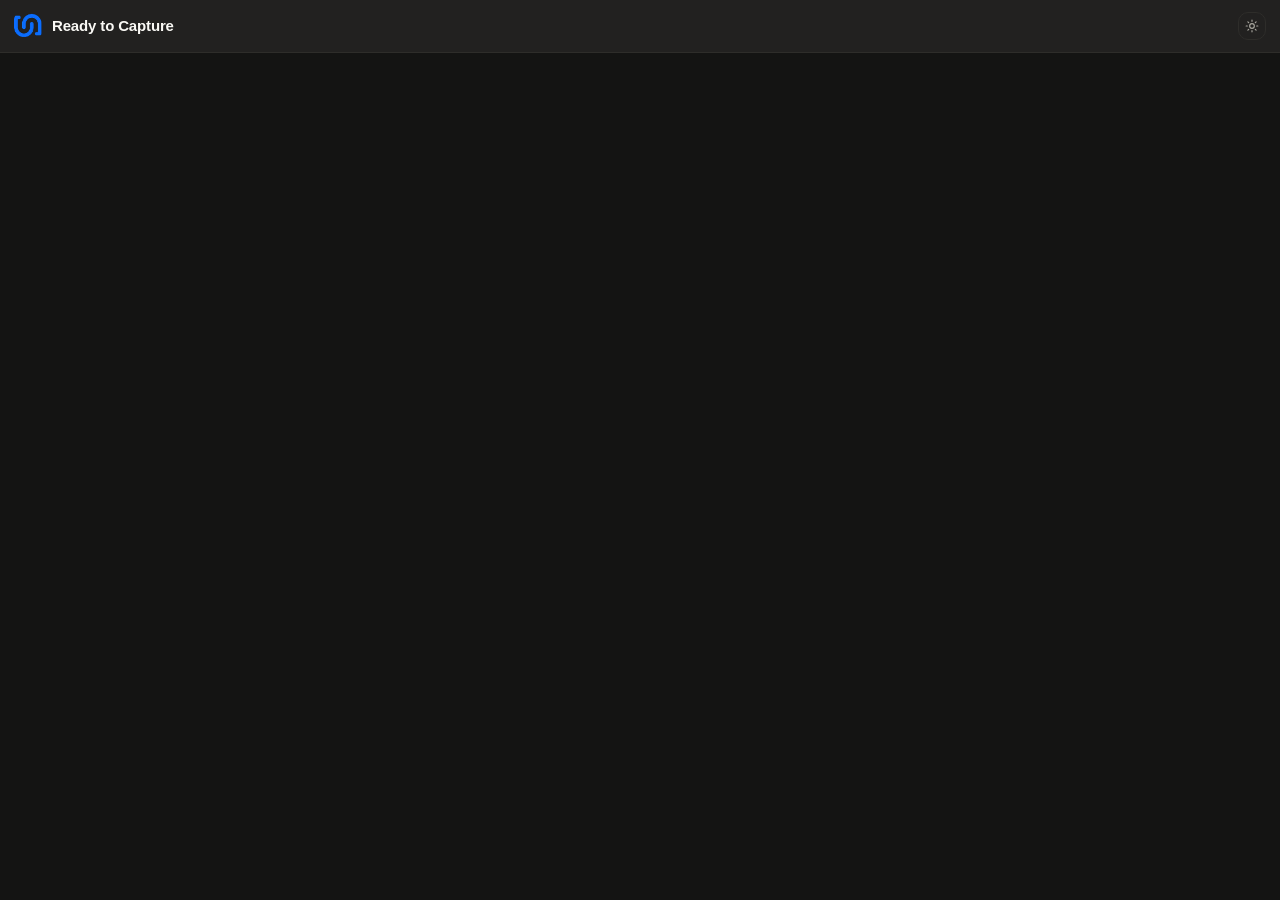
<file: screenClick/sidepanel/sidepanel.html>
<!DOCTYPE html>
<html lang="en" data-theme="dark">
<head>
  <meta charset="UTF-8">
  <title>Uni Capture — Session</title>
  <link rel="stylesheet" href="sidepanel.css">
  <script src="../shared/theme.js"></script>
</head>
<body>
  <header class="panel-header">
    <div class="panel-title-row">
      <img src="../icons/icon-48.png" alt="" class="panel-icon brand-icon">
      <div>
        <h1 class="panel-title">Ready to Capture</h1>
        <p class="panel-sub" id="session-meta"></p>
      </div>
    </div>
    <div class="panel-header-actions">
      <div class="recording-dot hidden" id="recording-badge" role="status" aria-label="Recording" title="Recording"></div>
      <button type="button" id="header-capture-btn" class="header-icon-btn capture-icon-btn hidden" title="Capture screenshot" aria-label="Capture screenshot">
        <svg width="14" height="14" viewBox="0 0 24 24" fill="none" stroke="currentColor" stroke-width="2" stroke-linecap="round" stroke-linejoin="round" aria-hidden="true">
          <path d="M23 19a2 2 0 0 1-2 2H3a2 2 0 0 1-2-2V8a2 2 0 0 1 2-2h4l2-3h6l2 3h4a2 2 0 0 1 2 2z"/>
          <circle cx="12" cy="13" r="4"/>
        </svg>
      </button>
      <button id="theme-toggle" class="theme-toggle" type="button" title="Switch to light mode" aria-label="Switch to light mode">
        <svg class="icon-moon" width="14" height="14" viewBox="0 0 24 24" fill="none" stroke="currentColor" stroke-width="2" stroke-linecap="round" stroke-linejoin="round" aria-hidden="true">
          <path d="M21 12.79A9 9 0 1 1 11.21 3 7 7 0 0 0 21 12.79z"/>
        </svg>
        <svg class="icon-sun" width="14" height="14" viewBox="0 0 24 24" fill="none" stroke="currentColor" stroke-width="2" stroke-linecap="round" stroke-linejoin="round" aria-hidden="true">
          <circle cx="12" cy="12" r="4"/>
          <path d="M12 2v2M12 20v2M4.93 4.93l1.41 1.41M17.66 17.66l1.41 1.41M2 12h2M20 12h2M4.93 19.07l1.41-1.41M17.66 6.34l1.41-1.41"/>
        </svg>
      </button>
    </div>
  </header>

  <div id="capture-feedback" class="capture-feedback hidden" role="status" aria-live="polite">
    <span class="capture-spinner" aria-hidden="true"></span>
    <span id="capture-feedback-text">Capturing screenshot…</span>
  </div>

  <div id="capture-success" class="capture-success hidden" role="status" aria-live="polite">
    Screenshot saved
  </div>

  <main class="panel-main">
    <div id="empty-state" class="empty-state hidden">
      <div id="empty-screenshots" class="empty-variant">
        <div class="empty-illus" aria-hidden="true">
          <svg width="48" height="48" viewBox="0 0 48 48" fill="none" xmlns="http://www.w3.org/2000/svg">
            <rect x="6" y="10" width="30" height="22" rx="4" stroke="currentColor" stroke-width="2" opacity="0.35"/>
            <rect x="12" y="16" width="30" height="22" rx="4" fill="var(--card)" stroke="currentColor" stroke-width="2"/>
            <circle cx="36" cy="22" r="3" fill="currentColor" opacity="0.5"/>
            <path d="M16 32l6-6 4 4 8-10" stroke="currentColor" stroke-width="2" stroke-linecap="round" stroke-linejoin="round" opacity="0.55"/>
          </svg>
        </div>
        <p class="empty-title">No screenshots yet</p>
        <p class="empty-lead">Hit <strong>Start recording</strong> below. Each capture appears here as a thumbnail you can reorder before export.</p>
        <p class="empty-foot">When you're done, use <strong>Stop &amp; Save PDF</strong></p>
      </div>
    </div>

    <div id="target-picker" class="target-picker hidden" aria-label="Choose capture mode">
      <p class="picker-title">Choose what to capture</p>
      <button type="button" class="target-btn" data-target="visible">
        <span class="target-name">Visible Tab</span>
        <span class="target-desc">Screenshot the active tab on click. Use the capture button while recording. Reorder or remove before export.</span>
      </button>
      <button type="button" class="target-btn" data-target="process">
        <span class="target-name">Process Record</span>
        <span class="target-desc">Single-click on elements as numbered Points. Step-by-step PDF guide.</span>
      </button>
      <button type="button" class="target-btn" data-target="screen">
        <span class="target-name">Screen or Window</span>
        <span class="target-desc">Screenshot your monitor or an app window. Use the capture button for each shot · reorder or remove before export.</span>
      </button>
    </div>

    <ol id="step-list" class="step-list hidden" aria-label="Captured screenshots"></ol>
  </main>

  <div id="panel-dock" class="panel-dock hidden" aria-label="Session actions">
    <p id="panel-error" class="panel-error hidden" role="alert"></p>
    <div id="idle-actions" class="panel-actions hidden">
      <button type="button" id="start-btn" class="panel-btn panel-btn-start">Start recording</button>
      <button type="button" id="target-cancel" class="panel-btn panel-btn-ghost hidden">Back</button>
    </div>
    <div id="panel-actions" class="panel-actions hidden">
      <button type="button" id="capture-btn" class="panel-btn panel-btn-capture hidden">Capture screenshot</button>
      <button type="button" id="stop-btn" class="panel-btn panel-btn-stop">Stop &amp; Save PDF</button>
      <button type="button" id="discard-btn" class="panel-btn panel-btn-ghost">Discard session</button>
    </div>
    <div id="filename-panel" class="filename-panel hidden">
      <label for="filename-input" class="filename-label">Filename (without extension)</label>
      <input type="text" id="filename-input" class="filename-input" placeholder="QA-Report">
      <div class="filename-actions">
        <button type="button" id="filename-cancel" class="panel-btn panel-btn-ghost">Cancel</button>
        <button type="button" id="filename-save" class="panel-btn panel-btn-save">Save PDF</button>
      </div>
    </div>
    <p class="panel-dock-hint" id="panel-hint">Reorder or remove screenshots before export</p>
  </div>

  <script src="sidepanel.js"></script>
</body>
</html>
</file>
<file: landing-page/style.css>
/* ============================================================
   SCREENCLICK — Editorial landing, workflow evidence positioning
   Warm ivory · Clay accent · Crimson Pro + Inter
   ============================================================ */

:root {
  --bg: #faf9f5;
  --surface: #f3f1ea;
  --surface-elevated: #ffffff;
  --surface-dark: #141413;
  --ink: #141413;
  --ink-mid: #5a5a55;
  --ink-soft: #b0aea5;
  --border: #e8e6dc;
  --border-strong: #c9c7bb;
  --accent: #d97757;
  --accent-dark: #b85a3f;
  --accent-soft: rgba(217, 119, 87, 0.10);
  --accent-glow: rgba(217, 119, 87, 0.18);
  --advantage: #15803d;
  --advantage-dark: #14532d;
  --advantage-soft: rgba(22, 163, 74, 0.14);
  --advantage-border: rgba(22, 163, 74, 0.35);

  --serif: 'Crimson Pro', Georgia, 'Times New Roman', serif;
  --sans: 'Inter', -apple-system, BlinkMacSystemFont, 'Segoe UI', sans-serif;
  --mono: 'JetBrains Mono', ui-monospace, 'SF Mono', Menlo, monospace;

  --max-w: 1120px;
  --gutter: clamp(20px, 5vw, 56px);
  --section-pad: clamp(80px, 11vh, 128px);
  --radius-sm: 10px;
  --radius-md: 16px;
  --radius-lg: 24px;
  --shadow-sm: 0 1px 2px rgba(20, 20, 19, 0.04);
  --shadow-md: 0 8px 32px rgba(20, 20, 19, 0.06);
  --shadow-lg: 0 24px 64px rgba(20, 20, 19, 0.08);
  --ease-out: cubic-bezier(0.22, 0.68, 0.2, 1);
}

* { box-sizing: border-box; margin: 0; padding: 0; }

html {
  scroll-behavior: smooth;
  scroll-padding-top: 72px;
  font-size: 17px;
  -webkit-font-smoothing: antialiased;
  -moz-osx-font-smoothing: grayscale;
  text-rendering: optimizeLegibility;
}

body {
  background: var(--bg);
  color: var(--ink);
  font-family: var(--sans);
  font-weight: 400;
  line-height: 1.55;
  min-height: 100vh;
}

body::before {
  content: "";
  position: fixed;
  inset: 0;
  background:
    radial-gradient(ellipse 80% 50% at 90% -10%, var(--accent-glow), transparent 55%),
    radial-gradient(ellipse 60% 40% at 0% 100%, rgba(20, 20, 19, 0.04), transparent 50%);
  pointer-events: none;
  z-index: -1;
}

::selection {
  background: var(--accent);
  color: var(--bg);
}

a { color: inherit; text-decoration: none; }

code {
  font-family: var(--mono);
  font-size: 0.85em;
  background: var(--surface);
  padding: 1px 6px;
  border-radius: 4px;
  border: 1px solid var(--border);
  color: var(--ink);
}

em, .serif-italic {
  font-family: var(--serif);
  font-style: italic;
  font-weight: 400;
}

.serif-italic { letter-spacing: -0.01em; }

.skip-link {
  position: absolute;
  top: -100px;
  left: var(--gutter);
  z-index: 100;
  background: var(--ink);
  color: var(--bg);
  padding: 10px 16px;
  border-radius: var(--radius-sm);
  font-size: 14px;
  font-weight: 500;
  transition: top 0.2s;
}
.skip-link:focus { top: 12px; }

/* ============================================================
   TOP BAR
   ============================================================ */

.topbar {
  position: sticky;
  top: 0;
  z-index: 50;
  background: rgba(250, 249, 245, 0.82);
  backdrop-filter: saturate(180%) blur(16px);
  -webkit-backdrop-filter: saturate(180%) blur(16px);
  border-bottom: 1px solid var(--border);
}

.topbar.is-scrolled {
  box-shadow: var(--shadow-sm);
  border-bottom-color: var(--border-strong);
}

.topbar-nav a.is-active {
  color: var(--ink);
  font-weight: 500;
}

@media (min-width: 821px) {
  .topbar-nav a.is-active:not(.topbar-cta)::after {
    transform: scaleX(1);
  }
}

.topbar-inner {
  max-width: var(--max-w);
  margin: 0 auto;
  display: flex;
  align-items: center;
  justify-content: space-between;
  padding: 14px var(--gutter);
  gap: 16px;
}

.topbar-brand {
  display: inline-flex;
  align-items: center;
  gap: 9px;
  font-weight: 600;
  font-size: 15px;
  letter-spacing: -0.01em;
}

.topbar-icon { width: 22px; height: 22px; display: block; }

.topbar-nav {
  display: flex;
  align-items: center;
  gap: 24px;
  font-size: 14px;
  color: var(--ink-mid);
}

.topbar-nav a { transition: color 0.15s; }
.topbar-nav a:hover { color: var(--ink); }

.topbar-cta {
  background: var(--ink);
  color: var(--bg) !important;
  padding: 8px 16px;
  border-radius: 999px;
  font-weight: 500;
  transition: background 0.15s, transform 0.15s;
  display: inline-flex;
  align-items: center;
}
.topbar-cta:hover { background: var(--accent-dark); transform: translateY(-1px); }

.nav-toggle {
  display: none;
  appearance: none;
  border: 1px solid var(--border-strong);
  background: var(--bg);
  border-radius: var(--radius-sm);
  width: 40px;
  height: 40px;
  padding: 0;
  cursor: pointer;
  flex-direction: column;
  align-items: center;
  justify-content: center;
  gap: 5px;
}
.nav-toggle span {
  display: block;
  width: 18px;
  height: 2px;
  background: var(--ink);
  border-radius: 1px;
  transition: transform 0.2s, opacity 0.2s;
}
.nav-toggle[aria-expanded="true"] span:first-child { transform: translateY(3.5px) rotate(45deg); }
.nav-toggle[aria-expanded="true"] span:last-child { transform: translateY(-3.5px) rotate(-45deg); }

@media (max-width: 820px) {
  .nav-toggle { display: flex; }
  .topbar-nav {
    position: fixed;
    inset: 57px 16px auto;
    flex-direction: column;
    align-items: stretch;
    gap: 0;
    background: var(--surface-elevated);
    border: 1px solid var(--border);
    border-radius: var(--radius-md);
    padding: 8px;
    box-shadow: var(--shadow-lg);
    opacity: 0;
    visibility: hidden;
    transform: translateY(-8px);
    transition: opacity 0.2s, transform 0.2s, visibility 0.2s;
  }
  .topbar-nav.is-open {
    opacity: 1;
    visibility: visible;
    transform: translateY(0);
  }
  .topbar-nav a {
    padding: 12px 14px;
    border-radius: var(--radius-sm);
  }
  .topbar-nav a:hover { background: var(--surface); }
  .topbar-cta {
    margin-top: 4px;
    text-align: center;
    justify-content: center;
  }
}

@media (min-width: 821px) {
  .topbar-nav a:not(.topbar-cta) {
    position: relative;
  }
  .topbar-nav a:not(.topbar-cta)::after {
    content: "";
    position: absolute;
    left: 0;
    right: 0;
    bottom: -4px;
    height: 1px;
    background: var(--ink);
    transform: scaleX(0);
    transition: transform 0.2s var(--ease-out);
  }
  .topbar-nav a:not(.topbar-cta):hover::after { transform: scaleX(1); }
}

/* ============================================================
   HERO
   ============================================================ */

.hero {
  max-width: var(--max-w);
  margin: 0 auto;
  padding: clamp(28px, 4vh, 44px) var(--gutter) clamp(48px, 6vh, 72px);
}

.hero-grid {
  display: grid;
  grid-template-columns: 1fr 1fr;
  gap: clamp(40px, 6vw, 72px);
  align-items: center;
  margin-bottom: 56px;
}

@media (max-width: 900px) {
  .hero-grid { grid-template-columns: 1fr; }
  .hero-visual { order: -1; max-width: 420px; margin: 0 auto; width: 100%; }
}

.hero-meta {
  display: none;
}

.hero-fade {
  transition: opacity 0.25s var(--ease-out);
}

.hero-context {
  font-family: var(--sans);
  font-size: clamp(16px, 1.5vw, 18px);
  font-weight: 600;
  color: var(--ink);
  max-width: 42ch;
  margin-bottom: 14px;
  line-height: 1.45;
}

.hero-title {
  font-family: var(--sans);
  font-size: clamp(36px, 5.5vw, 58px);
  line-height: 1.04;
  letter-spacing: -0.03em;
  font-weight: 600;
  margin-bottom: 24px;
  max-width: 14ch;
}

.hero-lede {
  font-family: var(--serif);
  font-size: clamp(17px, 1.7vw, 20px);
  line-height: 1.6;
  color: var(--ink-mid);
  max-width: 44ch;
  margin-bottom: 32px;
}

.role-panel {
  background: var(--surface-elevated);
  border: 1px solid var(--border);
  border-radius: var(--radius-md);
  padding: 20px 20px 16px;
  margin-bottom: 28px;
  box-shadow: var(--shadow-sm);
}

.role-switcher {
  margin-bottom: 0;
}

.category-tabs {
  display: flex;
  flex-wrap: wrap;
  gap: 6px;
  margin-bottom: 12px;
}

.category-tab {
  appearance: none;
  border: 1px solid var(--border);
  background: var(--surface);
  color: var(--ink-mid);
  font-family: var(--mono);
  font-size: 10px;
  font-weight: 500;
  text-transform: uppercase;
  letter-spacing: 0.06em;
  padding: 6px 12px;
  border-radius: 999px;
  cursor: pointer;
  transition: background 0.15s, border-color 0.15s, color 0.15s;
}

.category-tab:hover {
  border-color: var(--border-strong);
  color: var(--ink);
}

.category-tab.active {
  background: var(--ink);
  border-color: var(--ink);
  color: var(--bg);
}

.role-pills-wrap {
  overflow-x: auto;
  -webkit-overflow-scrolling: touch;
  margin: 0 -4px;
  padding: 0 4px 4px;
  scrollbar-width: thin;
}

.role-pills {
  display: flex;
  flex-wrap: nowrap;
  gap: 8px;
  min-width: min-content;
  padding-bottom: 2px;
}

@media (min-width: 900px) {
  .role-pills-wrap {
    margin: 0;
    padding: 0 0 4px;
  }
  .role-pills {
    flex-wrap: wrap;
  }
}

.role-pill.privacy-lead:not(.active) {
  border-color: rgba(217, 119, 87, 0.4);
}

.role-label {
  display: block;
  font-family: var(--mono);
  font-size: 11px;
  text-transform: uppercase;
  letter-spacing: 0.12em;
  color: var(--ink-soft);
  margin-bottom: 10px;
}

.role-pill {
  appearance: none;
  border: 1px solid var(--border-strong);
  background: var(--bg);
  color: var(--ink-mid);
  font-family: var(--sans);
  font-size: 13px;
  font-weight: 500;
  padding: 7px 14px;
  border-radius: 999px;
  cursor: pointer;
  transition: background 0.18s, border-color 0.18s, color 0.18s, transform 0.15s;
}

.role-pill:hover {
  border-color: var(--ink);
  color: var(--ink);
}

.role-pill.active {
  background: var(--ink);
  border-color: var(--ink);
  color: var(--bg);
  box-shadow: none;
}

.vertical-card.active {
  border-color: var(--ink);
  background: var(--surface);
  box-shadow: inset 0 0 0 1px var(--ink);
}

.role-pill:focus-visible {
  outline: 2px solid var(--accent);
  outline-offset: 2px;
}

.hero-cta-row {
  display: flex;
  align-items: center;
  gap: 16px;
  flex-wrap: wrap;
  margin-bottom: 28px;
}

.btn-primary {
  display: inline-flex;
  align-items: center;
  gap: 10px;
  background: var(--ink);
  color: var(--bg);
  padding: 14px 24px;
  border-radius: 999px;
  font-weight: 600;
  font-size: 15px;
  border: 1px solid var(--ink);
  box-shadow: var(--shadow-sm);
  transition: background 0.2s var(--ease-out), transform 0.2s var(--ease-out), border-color 0.2s, box-shadow 0.2s;
}
.btn-primary:hover {
  background: var(--accent-dark);
  border-color: var(--accent-dark);
  transform: translateY(-2px);
  box-shadow: var(--shadow-md);
}
.btn-primary svg { transition: transform 0.2s ease; }
.btn-primary:hover svg { transform: translateY(2px); }
.btn-primary.btn-large { padding: 18px 30px; font-size: 16px; }

.btn-ghost {
  display: inline-flex;
  align-items: center;
  padding: 14px 20px;
  font-weight: 500;
  font-size: 15px;
  color: var(--ink);
  border-bottom: 1px solid var(--border-strong);
  transition: border-color 0.18s;
}
.btn-ghost:hover { border-color: var(--ink); }

/* Trust strip */

.trust-strip {
  display: flex;
  flex-wrap: wrap;
  gap: 16px 24px;
  padding-top: 4px;
}

.trust-item {
  display: inline-flex;
  align-items: center;
  gap: 8px;
  font-size: 13px;
  font-weight: 500;
  color: var(--ink-mid);
}

.trust-item svg {
  color: var(--accent);
  flex-shrink: 0;
}

.trust-item:last-child svg {
  color: var(--advantage);
}

/* PDF mock visual */

.hero-visual {
  position: relative;
}

.pdf-mock {
  background: var(--surface-elevated);
  border: 1px solid var(--border);
  border-radius: var(--radius-md);
  overflow: hidden;
  box-shadow: var(--shadow-lg);
  animation: float-mock 6s ease-in-out infinite;
}

@keyframes float-mock {
  0%, 100% { transform: translateY(0); }
  50% { transform: translateY(-6px); }
}

.pdf-mock-header {
  display: flex;
  align-items: center;
  gap: 6px;
  padding: 12px 16px;
  background: var(--bg);
  border-bottom: 1px solid var(--border);
}

.pdf-dot {
  width: 8px;
  height: 8px;
  border-radius: 50%;
  background: var(--border-strong);
}
.pdf-dot:first-child { background: #e8a598; }
.pdf-dot:nth-child(2) { background: #e8d598; }
.pdf-dot:nth-child(3) { background: #98c8a5; }

.pdf-filename {
  margin-left: auto;
  font-family: var(--mono);
  font-size: 10px;
  color: var(--ink-soft);
}

.pdf-mock-body {
  padding: 20px;
  display: flex;
  flex-direction: column;
  gap: 12px;
}

.pdf-step {
  display: flex;
  flex-direction: column;
  gap: 2px;
}

.pdf-step-label {
  font-family: var(--mono);
  font-size: 10px;
  color: var(--accent);
  text-transform: uppercase;
  letter-spacing: 0.08em;
}

.pdf-step-action {
  font-size: 13px;
  font-weight: 500;
  color: var(--ink);
}

.pdf-step-dim { opacity: 0.45; }

.pdf-screenshot {
  position: relative;
  aspect-ratio: 16 / 9;
  background: linear-gradient(145deg, #e8e6dc 0%, #f3f1ea 100%);
  border-radius: 8px;
  border: 1px solid var(--border);
  overflow: hidden;
}

.pdf-screenshot-inner {
  position: absolute;
  inset: 12%;
  background: var(--bg);
  border-radius: 4px;
  border: 1px solid var(--border);
}

.pdf-ring {
  position: absolute;
  right: 28%;
  bottom: 32%;
  width: 28px;
  height: 28px;
  border: 2px solid #22c55e;
  border-radius: 50%;
  box-shadow: 0 0 0 4px rgba(34, 197, 94, 0.2);
}

.pdf-meta {
  display: flex;
  justify-content: space-between;
  align-items: flex-start;
  font-family: var(--mono);
  font-size: 9px;
  color: var(--ink-soft);
  gap: 8px;
  flex-wrap: wrap;
}

#mock-time {
  white-space: nowrap;
  color: var(--advantage-dark);
  font-weight: 500;
}

@media (max-width: 380px) {
  .pdf-meta {
    flex-direction: column;
    gap: 4px;
  }
}

.hero-badge {
  position: absolute;
  bottom: -16px;
  right: -12px;
  background: var(--ink);
  color: var(--bg);
  border-radius: 12px;
  padding: 12px 16px;
  display: flex;
  flex-direction: column;
  align-items: center;
  min-width: 80px;
  box-shadow: var(--shadow-md);
}

.hero-badge-num {
  font-family: var(--serif);
  font-style: italic;
  font-size: 32px;
  line-height: 1;
  color: var(--accent);
}

.hero-badge-label {
  font-size: 10px;
  font-family: var(--mono);
  opacity: 0.7;
  text-align: center;
}

.hero-detail {
  display: grid;
  grid-template-columns: repeat(4, 1fr);
  gap: 16px;
  border-top: 1px solid var(--border);
  border-bottom: 1px solid var(--border);
  padding: 32px 0;
}

.detail-cell {
  display: flex;
  flex-direction: column;
  gap: 10px;
  padding: 0 20px;
  border-left: 1px solid var(--border);
}
.detail-cell:first-child { border-left: none; padding-left: 0; }

.detail-label {
  font-family: var(--mono);
  font-size: 10px;
  color: var(--ink-soft);
  text-transform: uppercase;
  letter-spacing: 0.1em;
  display: block;
}

.detail-value {
  font-size: 15px;
  font-weight: 600;
  color: var(--ink);
  display: block;
  margin: 4px 0 0;
  line-height: 1.35;
}

.detail-cell-highlight {
  background: var(--accent-soft);
  border-left: none;
  border-radius: 12px;
  margin: 0;
  padding: 22px 28px;
  gap: 12px;
}

.detail-cell-highlight:first-child {
  padding-left: 28px;
}

.detail-cell-highlight + .detail-cell-highlight {
  margin-left: 0;
}

.detail-cell-highlight .detail-label {
  color: var(--accent-dark);
  margin-bottom: 2px;
}

.detail-cell-highlight .detail-value {
  color: var(--accent-dark);
  font-size: 17px;
  margin: 8px 0 0;
  line-height: 1.4;
}

.detail-cell-advantage {
  background: var(--advantage-soft);
  border-left: none;
  border-radius: 12px;
  margin: 0;
  padding: 22px 28px;
  gap: 12px;
}

.detail-cell-advantage .detail-label {
  color: var(--advantage-dark);
  margin-bottom: 2px;
}

.detail-cell-advantage .detail-value {
  color: var(--advantage-dark);
  font-size: 17px;
  margin: 8px 0 0;
  line-height: 1.4;
}

@media (max-width: 720px) {
  .hero-detail { grid-template-columns: repeat(2, 1fr); gap: 16px; padding: 28px 0; }
  .detail-cell:nth-child(3) { border-left: none; padding-left: 0; }
  .detail-cell { padding: 0 16px; }
  .detail-cell-highlight,
  .detail-cell-advantage { padding: 20px 22px; }
  .detail-cell-highlight:first-child { padding-left: 22px; }
}

/* ============================================================
   SECTION MARK & HEADERS
   ============================================================ */

.section-mark {
  display: flex;
  align-items: center;
  gap: 20px;
  max-width: var(--max-w);
  margin: 0 auto;
  padding: 0 var(--gutter);
  color: var(--ink-soft);
}

.mark-line { flex: 1; height: 1px; background: var(--border-strong); }

.mark-glyph {
  font-family: var(--serif);
  font-style: italic;
  font-size: 28px;
  color: var(--accent);
  line-height: 1;
  font-weight: 500;
}

.section-header { margin-bottom: 48px; max-width: 36ch; }
.section-header-wide { max-width: 52ch; }

.section-sub {
  margin-top: 16px;
  font-size: 17px;
  line-height: 1.65;
  color: var(--ink-mid);
  max-width: 58ch;
}

.eyebrow {
  display: inline-block;
  font-family: var(--mono);
  font-size: 11px;
  color: var(--ink-mid);
  text-transform: uppercase;
  letter-spacing: 0.15em;
  margin-bottom: 16px;
}

.eyebrow-light { color: rgba(250, 249, 245, 0.5); }

.section-title {
  font-family: var(--sans);
  font-size: clamp(30px, 4.8vw, 50px);
  line-height: 1.06;
  letter-spacing: -0.02em;
  font-weight: 600;
}

/* ============================================================
   USE CASES — SPOTLIGHT + GRID
   ============================================================ */

.use-cases {
  max-width: var(--max-w);
  margin: 0 auto;
  padding: clamp(72px, 10vh, 120px) var(--gutter);
}

.vertical-spotlight {
  background: var(--surface-elevated);
  border: 1px solid var(--border);
  border-radius: var(--radius-lg);
  padding: clamp(36px, 5vw, 52px);
  margin-bottom: 32px;
  box-shadow: var(--shadow-sm);
  transition: border-color 0.35s var(--ease-out), box-shadow 0.35s var(--ease-out);
}

.vertical-spotlight.spotlight-flash {
  border-color: rgba(217, 119, 87, 0.45);
  box-shadow: var(--shadow-md);
}

.spotlight-header { margin-bottom: 28px; }

.spotlight-tag {
  display: inline-block;
  font-family: var(--mono);
  font-size: 11px;
  text-transform: uppercase;
  letter-spacing: 0.12em;
  color: var(--accent-dark);
  background: var(--accent-soft);
  border: 1px solid rgba(217, 119, 87, 0.2);
  padding: 4px 10px;
  border-radius: 999px;
  margin-bottom: 12px;
}

.spotlight-title {
  font-family: var(--serif);
  font-style: italic;
  font-size: clamp(22px, 3vw, 30px);
  font-weight: 500;
  color: var(--ink);
  line-height: 1.25;
}

.spotlight-grid {
  display: grid;
  grid-template-columns: 1.4fr 1fr;
  gap: 32px;
  align-items: start;
}

@media (max-width: 720px) {
  .spotlight-grid { grid-template-columns: 1fr; }
}

.spotlight-list {
  list-style: none;
  display: flex;
  flex-direction: column;
  gap: 12px;
}

.spotlight-list li {
  font-size: 15px;
  line-height: 1.55;
  color: var(--ink-mid);
  padding-left: 18px;
  position: relative;
}

.spotlight-list li::before {
  content: "";
  position: absolute;
  left: 0;
  top: 10px;
  width: 8px;
  height: 2px;
  background: var(--accent);
  border-radius: 1px;
}

.spotlight-modes-label {
  display: block;
  font-family: var(--mono);
  font-size: 10px;
  text-transform: uppercase;
  letter-spacing: 0.12em;
  color: var(--ink-soft);
  margin-bottom: 12px;
}

.mode-chips {
  display: flex;
  flex-wrap: wrap;
  gap: 8px;
  margin-bottom: 20px;
}

.mode-chip {
  font-size: 12px;
  font-weight: 600;
  padding: 6px 12px;
  border-radius: 999px;
  background: var(--bg);
  border: 1px solid var(--border-strong);
  color: var(--ink);
}

.spotlight-diff {
  font-size: 14px;
  line-height: 1.6;
  color: var(--ink-mid);
  padding-top: 16px;
  border-top: 1px solid var(--border);
  font-family: var(--serif);
  font-style: italic;
}

.vertical-grid {
  display: grid;
  grid-template-columns: repeat(4, 1fr);
  gap: 12px;
}

@media (max-width: 900px) {
  .vertical-grid { grid-template-columns: repeat(2, 1fr); }
}

@media (max-width: 480px) {
  .vertical-grid { grid-template-columns: 1fr; }
}

.vertical-card {
  background: var(--bg);
  border: 1px solid var(--border);
  border-radius: 14px;
  padding: 20px 18px;
  cursor: pointer;
  transition: background 0.2s, border-color 0.2s, transform 0.2s;
}

.vertical-card:hover {
  background: var(--surface);
  border-color: var(--border-strong);
  transform: translateY(-2px);
}

.vertical-card:focus-visible {
  outline: 2px solid var(--accent);
  outline-offset: 2px;
}

.vertical-card-tag {
  font-family: var(--mono);
  font-size: 10px;
  text-transform: uppercase;
  letter-spacing: 0.1em;
  color: var(--accent-dark);
  display: block;
  margin-bottom: 8px;
}

.vertical-card h3 {
  font-size: 15px;
  font-weight: 600;
  letter-spacing: -0.01em;
  margin-bottom: 6px;
  color: var(--ink);
}

.vertical-card-tagline {
  font-size: 13px;
  line-height: 1.45;
  color: var(--ink-mid);
}

.vertical-privacy-badge {
  display: inline-block;
  font-family: var(--mono);
  font-size: 9px;
  text-transform: uppercase;
  letter-spacing: 0.08em;
  background: var(--ink);
  color: var(--bg);
  padding: 3px 8px;
  border-radius: 999px;
  margin-bottom: 8px;
}

.vertical-card.privacy-lead {
  border-color: rgba(217, 119, 87, 0.35);
}

/* ============================================================
   PRIVACY SECTION
   ============================================================ */

.privacy {
  background: var(--surface);
  border-top: 1px solid var(--border);
  border-bottom: 1px solid var(--border);
  padding: clamp(72px, 10vh, 120px) var(--gutter);
}

.privacy-inner {
  max-width: var(--max-w);
  margin: 0 auto;
}

.privacy-grid {
  display: grid;
  grid-template-columns: repeat(auto-fill, minmax(min(100%, 300px), 1fr));
  gap: 16px;
  margin-bottom: 48px;
}

@media (max-width: 900px) {
  .privacy-grid { grid-template-columns: repeat(2, 1fr); }
}

@media (max-width: 560px) {
  .privacy-grid { grid-template-columns: 1fr; }
}

.privacy-card {
  background: var(--bg);
  border: 1px solid var(--border);
  border-radius: 16px;
  padding: 28px 24px;
  display: flex;
  flex-direction: column;
  gap: 12px;
  transition: border-color 0.2s, transform 0.2s;
}

.privacy-card:hover {
  border-color: var(--accent);
  transform: translateY(-2px);
}

.privacy-card-icon {
  width: 44px;
  height: 44px;
  border-radius: 12px;
  background: var(--accent-soft);
  border: 1px solid rgba(217, 119, 87, 0.25);
  display: flex;
  align-items: center;
  justify-content: center;
  color: var(--accent-dark);
}

.privacy-card-icon-advantage {
  background: var(--advantage-soft);
  border-color: var(--advantage-border);
  color: var(--advantage-dark);
}

.privacy-card:has(.privacy-card-icon-advantage) h3 {
  color: var(--advantage-dark);
}

.privacy-card h3 {
  font-size: 17px;
  font-weight: 600;
  letter-spacing: -0.01em;
}

.privacy-card p {
  font-size: 14px;
  line-height: 1.6;
  color: var(--ink-mid);
}

.privacy-architecture {
  background: var(--ink);
  color: var(--bg);
  border-radius: 20px;
  padding: clamp(32px, 5vw, 48px);
}

.arch-flow {
  display: flex;
  align-items: stretch;
  gap: 12px;
  flex-wrap: wrap;
  justify-content: center;
}

.arch-step {
  flex: 1 1 140px;
  max-width: 200px;
  background: rgba(250, 249, 245, 0.06);
  border: 1px solid rgba(250, 249, 245, 0.12);
  border-radius: 12px;
  padding: 20px 16px;
  display: flex;
  flex-direction: column;
  gap: 6px;
}

.arch-step-local {
  border-color: rgba(217, 119, 87, 0.45);
  background: rgba(217, 119, 87, 0.12);
}

.arch-num {
  font-family: var(--serif);
  font-style: italic;
  font-size: 28px;
  color: var(--accent);
  line-height: 1;
}

.arch-label {
  font-size: 14px;
  font-weight: 600;
}

.arch-detail {
  font-family: var(--mono);
  font-size: 10px;
  opacity: 0.65;
  line-height: 1.45;
}

.arch-arrow {
  display: flex;
  align-items: center;
  font-size: 20px;
  color: rgba(250, 249, 245, 0.35);
  padding: 0 4px;
}

@media (max-width: 720px) {
  .arch-arrow { display: none; }
  .arch-step { max-width: none; flex: 1 1 100%; }
}

.arch-footnote {
  margin-top: 28px;
  text-align: center;
  font-family: var(--serif);
  font-style: italic;
  font-size: 18px;
  color: rgba(250, 249, 245, 0.85);
}

/* ============================================================
   FEATURES
   ============================================================ */

.features {
  max-width: var(--max-w);
  margin: 0 auto;
  padding: 0 var(--gutter) clamp(72px, 10vh, 120px);
}

.feature-grid {
  display: grid;
  grid-template-columns: repeat(3, minmax(0, 1fr));
  gap: 1px;
  background: var(--border);
  border: 1px solid var(--border);
  border-radius: 20px;
  overflow: hidden;
}

@media (max-width: 900px) {
  .feature-grid { grid-template-columns: 1fr; }
}

.feature {
  background: var(--bg);
  padding: clamp(32px, 4vw, 40px) clamp(28px, 3vw, 36px);
  display: flex;
  flex-direction: column;
  gap: 18px;
  min-height: 100%;
  transition: background 0.25s;
}

.feature:hover { background: var(--surface); }

.feature-accent {
  background: linear-gradient(135deg, var(--accent-soft) 0%, var(--bg) 100%);
}

.feature-accent:hover {
  background: linear-gradient(135deg, rgba(217, 119, 87, 0.14) 0%, var(--surface) 100%);
}

.feature-tags {
  display: flex;
  flex-wrap: wrap;
  gap: 6px;
}

.feature-tags span {
  font-family: var(--mono);
  font-size: 9px;
  text-transform: uppercase;
  letter-spacing: 0.08em;
  padding: 3px 8px;
  border-radius: 999px;
  background: var(--surface);
  border: 1px solid var(--border);
  color: var(--ink-mid);
}

.feature-illo {
  background: var(--surface);
  border: 1px solid var(--border);
  border-radius: 10px;
  padding: clamp(18px, 2.5vw, 24px);
  color: var(--ink-mid);
  aspect-ratio: 3 / 2;
  display: flex;
  align-items: center;
  justify-content: center;
}
.feature-illo svg { width: 100%; max-height: 100%; height: auto; display: block; }

.feature h3 {
  font-size: 20px;
  font-weight: 600;
  letter-spacing: -0.01em;
}

.feature p {
  font-size: 15px;
  line-height: 1.6;
  color: var(--ink-mid);
}

/* ============================================================
   EDITORIAL
   ============================================================ */

.editorial {
  max-width: var(--max-w);
  margin: 0 auto clamp(72px, 10vh, 120px);
  padding: 0 var(--gutter);
}

.editorial-inner {
  background: var(--surface-dark);
  color: var(--bg);
  border-radius: 24px;
  padding: clamp(48px, 8vw, 80px);
}

.editorial-meta { margin-bottom: 24px; }

.editorial-title {
  font-family: var(--serif);
  font-style: italic;
  font-weight: 400;
  font-size: clamp(26px, 3.5vw, 38px);
  line-height: 1.25;
  max-width: 34ch;
  margin-bottom: 24px;
}

.editorial-body {
  font-size: 16px;
  line-height: 1.7;
  color: rgba(250, 249, 245, 0.75);
  max-width: 58ch;
  margin-bottom: 40px;
}

.editorial-quote {
  border-left: 2px solid var(--accent);
  padding: 4px 0 4px 24px;
  font-family: var(--mono);
  font-size: 13px;
  color: var(--bg);
  display: flex;
  flex-direction: column;
  gap: 6px;
}

.editorial-quote em {
  color: var(--accent);
  font-family: var(--serif);
}

/* ============================================================
   COMPARE TABLE
   ============================================================ */

.compare {
  max-width: var(--max-w);
  margin: 0 auto;
  padding: 0 var(--gutter) clamp(72px, 10vh, 120px);
}

.compare-table-wrap {
  overflow-x: auto;
  border: 1px solid var(--border);
  border-radius: var(--radius-lg);
  background: var(--surface-elevated);
  box-shadow: var(--shadow-sm);
  -webkit-overflow-scrolling: touch;
}

@media (max-width: 720px) {
  .compare-table-wrap {
    mask-image: linear-gradient(to right, #000 92%, transparent);
    -webkit-mask-image: linear-gradient(to right, #000 92%, transparent);
  }
}

.compare-table {
  width: 100%;
  border-collapse: collapse;
  font-size: 14px;
  min-width: 640px;
}

.compare-table th,
.compare-table td {
  padding: 16px 18px;
  text-align: left;
  border-bottom: 1px solid var(--border);
  vertical-align: top;
}

.compare-table thead th {
  font-family: var(--mono);
  font-size: 11px;
  text-transform: uppercase;
  letter-spacing: 0.06em;
  color: var(--ink-mid);
  background: var(--surface);
  font-weight: 500;
}

.compare-table tbody tr:last-child td { border-bottom: none; }

.compare-table tbody td:first-child {
  font-weight: 600;
  color: var(--ink);
  white-space: nowrap;
}

.compare-table tbody td:not(:first-child) {
  color: var(--ink-mid);
}

.compare-table thead th.compare-highlight {
  background: var(--advantage);
  color: #fff;
}

.compare-highlight {
  background: var(--advantage-soft) !important;
  color: var(--advantage-dark) !important;
  border-left: 3px solid var(--advantage);
  font-weight: 500;
}

.compare-table .compare-highlight strong {
  color: var(--advantage-dark);
  font-weight: 700;
}

/* ============================================================
   INSTALL
   ============================================================ */

.install {
  max-width: var(--max-w);
  margin: 0 auto;
  padding: 0 var(--gutter) clamp(72px, 10vh, 120px);
}

.install-steps { list-style: none; border-top: 1px solid var(--border); }

.install-step {
  display: grid;
  grid-template-columns: 120px 1fr;
  gap: 32px;
  padding: 36px 0;
  border-bottom: 1px solid var(--border);
  align-items: baseline;
}

@media (max-width: 720px) {
  .install-step { grid-template-columns: 1fr; gap: 12px; }
}

.step-number {
  font-family: var(--serif);
  font-style: italic;
  font-size: 56px;
  line-height: 1;
  color: var(--accent);
}

.step-body h3 {
  font-size: 20px;
  font-weight: 600;
  margin-bottom: 10px;
}

.step-body p {
  font-size: 16px;
  line-height: 1.65;
  color: var(--ink-mid);
  max-width: 52ch;
  margin-bottom: 12px;
}

.step-link {
  display: inline-flex;
  font-size: 14px;
  font-weight: 600;
  color: var(--accent-dark);
  border-bottom: 1px solid var(--accent-dark);
  padding-bottom: 1px;
  transition: color 0.15s;
}
.step-link:hover { color: var(--ink); border-color: var(--ink); }

/* ============================================================
   FAQ
   ============================================================ */

.faq {
  max-width: var(--max-w);
  margin: 0 auto;
  padding: 0 var(--gutter) clamp(72px, 10vh, 120px);
}

.faq-list {
  border: 1px solid var(--border);
  border-radius: var(--radius-lg);
  padding: 8px 24px;
  box-shadow: var(--shadow-sm);
  background: var(--surface-elevated);
}

.faq-list details {
  border-bottom: 1px solid var(--border);
  padding: 20px 0;
}
.faq-list details:last-child { border-bottom: none; }

.faq-list summary {
  cursor: pointer;
  font-size: 17px;
  font-weight: 500;
  list-style: none;
  display: flex;
  justify-content: space-between;
  align-items: center;
  gap: 24px;
  padding: 4px 0;
  transition: color 0.15s;
}
.faq-list summary:hover { color: var(--accent-dark); }

.faq-list summary::-webkit-details-marker { display: none; }

.faq-list summary::after {
  content: "+";
  font-family: var(--serif);
  font-size: 24px;
  color: var(--ink-soft);
  transition: transform 0.25s, color 0.25s;
}

.faq-list details[open] summary::after {
  transform: rotate(45deg);
  color: var(--accent);
}

.faq-list details p {
  margin-top: 14px;
  font-size: 15px;
  line-height: 1.7;
  color: var(--ink-mid);
  max-width: 62ch;
}

.faq-list details p strong {
  color: var(--ink);
  font-weight: 600;
}

/* ============================================================
   CLOSING & FOOTER
   ============================================================ */

.closing {
  max-width: var(--max-w);
  margin: 0 auto;
  padding: var(--section-pad) var(--gutter);
  text-align: center;
  background:
    radial-gradient(ellipse 70% 60% at 50% 100%, var(--accent-soft), transparent 70%),
    var(--bg);
  border-top: 1px solid var(--border);
}

.closing-title {
  font-size: clamp(34px, 5.5vw, 58px);
  line-height: 1.05;
  letter-spacing: -0.025em;
  font-weight: 600;
  margin-bottom: 16px;
}

.closing-sub {
  font-family: var(--mono);
  font-size: 13px;
  color: var(--ink-mid);
  margin-bottom: 32px;
}

.footer {
  border-top: 1px solid var(--border);
}

.footer-inner {
  max-width: var(--max-w);
  margin: 0 auto;
  padding: 32px var(--gutter);
  display: flex;
  justify-content: space-between;
  align-items: center;
  flex-wrap: wrap;
  gap: 20px;
}

.footer-brand {
  display: inline-flex;
  align-items: center;
  gap: 8px;
  font-weight: 600;
  font-size: 14px;
}

.footer-icon { width: 20px; height: 20px; }

.footer-meta {
  display: inline-flex;
  align-items: center;
  gap: 10px;
  font-size: 12px;
  color: var(--ink-soft);
  font-family: var(--mono);
  flex-wrap: wrap;
}

.footer-dot { opacity: 0.6; }

.footer-store-link {
  color: inherit;
  text-decoration: none;
  border-bottom: 1px solid color-mix(in srgb, var(--ink-soft) 35%, transparent);
  transition: color 0.15s ease, border-color 0.15s ease;
}

.footer-store-link:hover {
  color: var(--ink);
  border-bottom-color: var(--accent);
}

/* ============================================================
   ANIMATIONS
   ============================================================ */

@keyframes fade-up {
  from { opacity: 0; transform: translateY(12px); }
  to   { opacity: 1; transform: translateY(0); }
}

.hero-title,
.hero-context,
.hero-lede,
.role-panel,
.hero-cta-row,
.trust-strip,
.hero-visual,
.hero-detail {
  animation: fade-up 0.7s cubic-bezier(0.2, 0.7, 0.2, 1) backwards;
}

.hero-title          { animation-delay: 0.06s; }
.hero-context        { animation-delay: 0.20s; }
.hero-lede           { animation-delay: 0.28s; }
.role-panel       { animation-delay: 0.30s; }
.hero-cta-row        { animation-delay: 0.38s; }
.trust-strip         { animation-delay: 0.44s; }
.hero-visual         { animation-delay: 0.20s; }
.hero-detail         { animation-delay: 0.52s; }

@media (prefers-reduced-motion: reduce) {
  *, *::before, *::after {
    animation-duration: 0.01ms !important;
    transition-duration: 0.01ms !important;
  }
  html { scroll-behavior: auto; }
  .pdf-mock { animation: none; }
}
</file>
<file: screenClick/options/options.css>
@import url('../shared/theme.css');

* { box-sizing: border-box; margin: 0; padding: 0; }

body {
  background: var(--bg);
  color: var(--text);
  font-family: var(--font-sans);
  font-size: 14px;
  min-height: 100vh;
  padding: 40px 20px;
  -webkit-font-smoothing: antialiased;
  -moz-osx-font-smoothing: grayscale;
}

.wrap {
  max-width: 640px;
  margin: 0 auto;
}

header {
  margin-bottom: 32px;
}

.page-header {
  display: flex;
  align-items: flex-start;
  justify-content: space-between;
  gap: 16px;
  margin-bottom: 24px;
}

.page-header-copy {
  min-width: 0;
}

.page-header-actions {
  display: flex;
  align-items: center;
  gap: 12px;
  flex-shrink: 0;
  padding-top: 2px;
}

header h1 {
  font-size: 22px;
  font-weight: 700;
  letter-spacing: -0.2px;
  display: flex;
  align-items: center;
  gap: 10px;
}

.header-icon,
.brand-icon {
  width: 28px;
  height: 28px;
  flex-shrink: 0;
  border-radius: 7px;
}

.subtitle {
  color: var(--text-dim);
  font-size: 14px;
  font-weight: 500;
  margin-top: 6px;
}

.card {
  background: var(--card);
  border: 1px solid var(--border);
  border-radius: var(--radius-md);
  padding: 20px;
  margin-bottom: 16px;
  box-shadow: var(--shadow-sm);
}

.card h2 {
  font-size: 17px;
  font-weight: 600;
  margin-bottom: 8px;
  letter-spacing: -0.1px;
  color: var(--text);
}

.hint {
  color: var(--text-dim);
  font-size: 12px;
  margin-bottom: 14px;
  line-height: 1.5;
}

.hint-last {
  margin-bottom: 0;
  margin-top: 10px;
}

.row {
  display: flex;
  align-items: flex-start;
  gap: 12px;
  padding: 10px 0;
  cursor: pointer;
}

.row input[type="checkbox"] {
  margin-top: 3px;
  width: 16px;
  height: 16px;
  accent-color: var(--accent);
}

.row-title {
  font-weight: 600;
  font-size: 13px;
}

.row-desc {
  color: var(--text-dim);
  font-size: 12px;
  margin-top: 3px;
  line-height: 1.5;
}

.row-desc code {
  font-family: var(--font-mono);
  background: var(--surface-2);
  padding: 1px 5px;
  border-radius: 3px;
  font-size: 11px;
}

.hidden {
  display: none !important;
}

.sub-row {
  display: flex;
  flex-direction: row;
  align-items: center;
  gap: 12px;
  padding-left: 28px;
  margin-top: 4px;
  margin-bottom: 8px;
}

.sub-row label {
  font-size: 12px;
  color: var(--text-dim);
}

input[type="number"], input[type="range"] {
  background: var(--surface-2);
  border: 1px solid var(--border);
  color: var(--text);
  padding: 6px 10px;
  border-radius: 8px;
  font-family: var(--font-mono);
  font-size: 13px;
  width: 100px;
}

input[type="range"] { width: 200px; padding: 0; }

.mono {
  font-family: var(--font-mono);
  color: var(--accent-dark);
  font-size: 13px;
}

a {
  color: var(--accent-dark);
  text-decoration: none;
}
a:hover { text-decoration: underline; }

.btn-primary {
  background: var(--btn-primary-bg);
  color: var(--btn-primary-fg);
  border: 1px solid var(--btn-primary-border);
  padding: 10px 20px;
  border-radius: var(--radius-pill);
  font-size: 13px;
  font-weight: 600;
  cursor: pointer;
  font-family: inherit;
  box-shadow: var(--shadow-sm);
  transition: background 0.2s var(--ease-out), border-color 0.15s;
}

.btn-primary:hover {
  background: var(--btn-primary-hover-bg);
  border-color: var(--btn-primary-hover-bg);
}

.save-status {
  color: var(--advantage);
  font-size: 12px;
  opacity: 0;
  transition: opacity 0.2s;
}

.save-status.show { opacity: 1; }

.sub-row-checkbox {
  padding-left: 28px;
}

.shortcuts-list {
  display: flex;
  flex-direction: column;
  gap: 8px;
  margin-top: 8px;
}

.shortcut-row {
  display: flex;
  align-items: center;
  gap: 12px;
  padding: 8px 10px;
  background: var(--surface-2);
  border-radius: 8px;
}

.shortcut-key {
  font-family: var(--font-mono);
  background: var(--bg);
  color: var(--text);
  padding: 4px 10px;
  border-radius: 6px;
  font-size: 11px;
  font-weight: 500;
  border: 1px solid var(--border);
  min-width: 140px;
  text-align: center;
}

.shortcut-desc {
  font-size: 12px;
  color: var(--text);
}

.theme-toggle {
  appearance: none;
  background: var(--card);
  border: 1px solid var(--border);
  color: var(--text-dim);
  width: 32px;
  height: 32px;
  border-radius: var(--radius-sm);
  cursor: pointer;
  padding: 0;
  display: inline-flex;
  align-items: center;
  justify-content: center;
  flex-shrink: 0;
  transition: background 0.15s, color 0.15s, border-color 0.15s;
}

.theme-toggle:hover {
  background: var(--surface);
  color: var(--text);
  border-color: var(--border-strong);
}

.theme-toggle .icon-sun { display: none; }
.theme-toggle .icon-moon { display: block; }

html[data-theme="dark"] .theme-toggle .icon-sun { display: block; }
html[data-theme="dark"] .theme-toggle .icon-moon { display: none; }
</file>
<file: screenClick/popup/popup.css>
@import url('../shared/theme.css');

* { box-sizing: border-box; margin: 0; padding: 0; }

body {
  width: 320px;
  background: var(--bg);
  color: var(--text);
  font-family: var(--font-sans);
  font-size: 14px;
  -webkit-font-smoothing: antialiased;
  -moz-osx-font-smoothing: grayscale;
  border-radius: 8px;
  overflow: hidden;
}

html {
  border-radius: 8px;
  overflow: hidden;
}

.container {
  padding: 16px;
  display: flex;
  flex-direction: column;
  gap: 14px;
}

.header {
  display: flex;
  align-items: center;
  justify-content: center;
  padding-bottom: 4px;
}

.header h1 {
  font-size: 18px;
  font-weight: 600;
  letter-spacing: -0.2px;
  text-align: center;
  color: var(--text);
  display: flex;
  align-items: center;
  gap: 8px;
  justify-content: center;
}

.header-icon,
.brand-icon {
  width: 22px;
  height: 22px;
  flex-shrink: 0;
  border-radius: 6px;
}

.status-badge {
  font-size: 11px;
  font-family: var(--font-mono);
  padding: 3px 8px;
  border-radius: 6px;
  text-transform: uppercase;
  letter-spacing: 0.5px;
}

.status-badge.idle {
  background: var(--surface-2);
  color: var(--text-dim);
}

.status-badge.recording {
  background: rgba(239, 68, 68, 0.15);
  color: var(--red);
}

.status-badge.recording::before {
  content: "";
  display: inline-block;
  width: 6px;
  height: 6px;
  border-radius: 50%;
  background: var(--red);
  margin-right: 5px;
  animation: pulse 1.2s ease-in-out infinite;
  vertical-align: middle;
}

@keyframes pulse {
  0%, 100% { opacity: 1; }
  50% { opacity: 0.3; }
}

.counter-line {
  display: flex;
  align-items: baseline;
  justify-content: center;
  gap: 6px;
  margin: -2px 0 0;
}

.counter-number {
  font-family: var(--font-mono);
  font-size: 20px;
  font-weight: 700;
  color: var(--accent-dark);
  line-height: 1;
}

.counter-line.is-capturing .counter-number {
  color: var(--accent);
  animation: pulse 0.7s ease-in-out infinite;
}

.counter-line.is-capturing .counter-label::after {
  content: ' · capturing';
  text-transform: none;
  letter-spacing: 0;
}

.counter-label {
  font-size: 10px;
  color: var(--text-dim);
  text-transform: uppercase;
  letter-spacing: 0.6px;
  margin-top: 0;
}

.actions {
  display: flex;
  flex-direction: column;
  gap: 8px;
}

.btn {
  padding: 11px 16px;
  border: none;
  border-radius: var(--radius-pill);
  font-size: 13px;
  font-weight: 600;
  cursor: pointer;
  font-family: inherit;
  transition: background 0.2s var(--ease-out), transform 0.15s var(--ease-out), border-color 0.15s, box-shadow 0.15s;
}

.btn:active { transform: translateY(1px); }

.btn-primary {
  background: var(--btn-primary-bg);
  color: var(--btn-primary-fg);
  border: 1px solid var(--btn-primary-border);
  box-shadow: var(--shadow-sm);
}
.btn-primary:hover {
  background: var(--btn-primary-hover-bg);
  border-color: var(--btn-primary-hover-bg);
}

.btn-secondary {
  background: var(--card);
  color: var(--text);
  border: 1px solid var(--border);
  border-radius: var(--radius-sm);
}
.btn-secondary:hover {
  background: var(--surface);
  border-color: var(--border-strong);
}

.btn-danger {
  background: var(--accent);
  color: #fff;
  border: 1px solid var(--accent);
  box-shadow: var(--shadow-sm);
}
.btn-danger:hover {
  background: var(--accent-dark);
  border-color: var(--accent-dark);
}

.btn-save {
  background: var(--advantage);
  color: #fff;
  border: 1px solid var(--advantage);
  box-shadow: var(--shadow-sm);
}
.btn-save:hover {
  background: var(--advantage-dark);
  border-color: var(--advantage-dark);
}

.btn-ghost {
  background: transparent;
  color: var(--text-dim);
  border: 1px solid var(--border);
  border-radius: var(--radius-sm);
}
.btn-ghost:hover {
  background: var(--surface);
  color: var(--text);
  border-color: var(--border-strong);
}

.info-panel {
  background: var(--card);
  border: 1px solid var(--border);
  border-radius: var(--radius-md);
  overflow: hidden;
  box-shadow: var(--shadow-sm);
}

.info-section {
  padding: 12px 14px;
}

.info-section + .info-section {
  padding-top: 4px;
}

.info-divider {
  display: none;
}

.info-section-title {
  font-size: 12px;
  color: var(--text);
  font-weight: 600;
  letter-spacing: -0.1px;
  margin-bottom: 8px;
}

.trigger-list {
  font-family: var(--font-mono);
  font-size: 12px;
  color: var(--text);
  line-height: 1.6;
}

.trigger-list .trigger-item {
  display: flex;
  align-items: center;
  gap: 6px;
}

.trigger-list .trigger-item::before {
  content: "✓";
  color: var(--green);
  font-weight: bold;
}

.trigger-list .trigger-item.off {
  color: var(--text-dim);
}
.trigger-list .trigger-item.off::before {
  content: "✕";
  color: var(--text-dim);
}

.footer {
  display: flex;
  justify-content: space-between;
  align-items: center;
  padding-top: 6px;
  margin-top: 4px;
  font-size: 12px;
}

.footer a {
  color: var(--text);
  text-decoration: underline;
  text-underline-offset: 3px;
  text-decoration-thickness: 1px;
  font-size: 13px;
  font-weight: 500;
}
.footer a:hover { color: var(--text-dim); }

.footer-right {
  display: flex;
  align-items: center;
  gap: 10px;
}

.theme-toggle {
  background: var(--card);
  border: 1px solid var(--border);
  color: var(--text-dim);
  width: 26px;
  height: 26px;
  border-radius: var(--radius-sm);
  cursor: pointer;
  padding: 0;
  display: inline-flex;
  align-items: center;
  justify-content: center;
  transition: background 0.15s, color 0.15s, border-color 0.15s;
}

.theme-toggle:hover {
  background: var(--surface);
  color: var(--text);
  border-color: var(--text-dim);
}

.theme-toggle .icon-sun { display: none; }
.theme-toggle .icon-moon { display: block; }

html[data-theme="dark"] .theme-toggle .icon-sun { display: block; }
html[data-theme="dark"] .theme-toggle .icon-moon { display: none; }

.version {
  font-family: var(--font-mono);
  color: var(--text-dim);
}

.hidden { display: none !important; }

.error-banner {
  background: var(--danger-soft);
  border: 1px solid rgba(185, 28, 28, 0.25);
  color: var(--danger-dim);
  padding: 8px 10px;
  border-radius: var(--radius-sm);
  font-size: 12px;
  line-height: 1.5;
}

html[data-theme="dark"] .error-banner {
  color: var(--danger);
}

.filename-section {
  background: var(--surface);
  border: 1px solid var(--border);
  border-radius: 8px;
  padding: 12px;
  display: flex;
  flex-direction: column;
  gap: 8px;
}

.filename-label {
  font-size: 10px;
  color: var(--text-dim);
  text-transform: uppercase;
  letter-spacing: 0.8px;
}

.filename-input {
  background: var(--surface-2);
  border: 1px solid var(--border);
  color: var(--text);
  font-family: var(--font-mono);
  font-size: 12px;
  padding: 8px 10px;
  border-radius: 6px;
  outline: none;
}

.filename-input:focus {
  border-color: var(--accent);
  box-shadow: 0 0 0 2px var(--accent-soft);
}

.filename-actions {
  display: flex;
  gap: 6px;
  justify-content: flex-end;
}

.btn-small {
  padding: 6px 12px;
  font-size: 12px;
}

.target-picker {
  background: transparent;
  border: none;
  padding: 0;
  display: flex;
  flex-direction: column;
  gap: 8px;
}

.picker-title {
  font-size: 14px;
  color: var(--text);
  font-weight: 600;
  letter-spacing: -0.1px;
  margin-bottom: 4px;
}

.target-btn {
  background: var(--card);
  border: 1px solid var(--border);
  border-radius: var(--radius-sm);
  padding: 10px 12px;
  text-align: left;
  cursor: pointer;
  font-family: inherit;
  color: var(--text);
  box-shadow: var(--shadow-sm);
  transition: border-color 0.15s, background 0.15s, box-shadow 0.15s;
}

.target-btn:hover:not(:disabled),
.target-btn:focus-visible:not(:disabled) {
  border-color: var(--picker-hover-border);
  background: var(--picker-hover-bg);
  box-shadow:
    0 0 0 2px var(--picker-hover-ring),
    var(--shadow-md);
}

.target-name {
  font-size: 13px;
  font-weight: 600;
  margin-bottom: 2px;
}

.target-desc {
  font-size: 11px;
  color: var(--text-dim);
  line-height: 1.4;
}

#target-cancel {
  margin-top: 4px;
  align-self: flex-end;
}

.shortcut-section {
  display: flex;
  flex-direction: column;
  gap: 6px;
}

.shortcut-row {
  display: flex;
  align-items: center;
  gap: 10px;
}

.shortcut-row code {
  font-family: var(--font-mono);
  background: var(--bg);
  color: var(--text);
  padding: 3px 8px;
  border-radius: 6px;
  font-size: 10px;
  font-weight: 500;
  border: 1px solid var(--border);
  min-width: 130px;
  text-align: center;
  flex-shrink: 0;
}

.shortcut-row span {
  color: var(--text-dim);
  font-size: 11px;
}
</file>
<file: screenClick/sidepanel/sidepanel.css>
@import url('../shared/theme.css');

:root {
  --shadow: var(--shadow-sm), var(--shadow-md);
}

* { box-sizing: border-box; margin: 0; padding: 0; }

body {
  background: var(--bg);
  color: var(--text);
  font-family: var(--font-sans);
  font-size: 14px;
  line-height: 1.45;
  min-height: 100vh;
  height: 100vh;
  display: flex;
  flex-direction: column;
  overflow: hidden;
}

body.has-floating-dock .panel-main {
  /* Space so the last step card is not hidden under the fixed dock */
  padding-bottom: 200px;
}

.hidden { display: none !important; }

.panel-header {
  padding: 12px 14px;
  border-bottom: 1px solid var(--border);
  background: var(--card);
  position: sticky;
  top: 0;
  z-index: 3;
  display: flex;
  align-items: flex-start;
  justify-content: space-between;
  gap: 10px;
  flex-shrink: 0;
}

.panel-title-row {
  display: flex;
  align-items: center;
  gap: 10px;
  min-width: 0;
}

.panel-icon,
.brand-icon {
  width: 28px;
  height: 28px;
  flex-shrink: 0;
  border-radius: 7px;
}

.panel-title {
  font-size: 15px;
  font-weight: 600;
  letter-spacing: -0.01em;
}

.panel-sub {
  font-size: 11px;
  color: var(--text-dim);
  margin-top: 2px;
}

.panel-sub:empty {
  display: none;
}

.recording-dot {
  width: 10px;
  height: 10px;
  border-radius: 50%;
  background: var(--red);
  flex-shrink: 0;
  box-shadow: 0 0 0 3px var(--red-soft);
  animation: recording-blink 1.2s ease-in-out infinite;
}

.recording-dot.is-capturing {
  background: var(--accent-dark);
  box-shadow: 0 0 0 3px var(--accent-soft);
  animation: recording-blink 0.65s ease-in-out infinite;
}

@keyframes recording-blink {
  0%, 100% { opacity: 1; transform: scale(1); }
  50% { opacity: 0.35; transform: scale(0.88); }
}

.header-icon-btn {
  appearance: none;
  background: var(--card);
  border: 1px solid var(--border);
  color: var(--text-dim);
  width: 28px;
  height: 28px;
  border-radius: var(--radius-sm);
  cursor: pointer;
  padding: 0;
  display: inline-flex;
  align-items: center;
  justify-content: center;
  flex-shrink: 0;
  transition: background 0.15s, color 0.15s, border-color 0.15s;
}

.header-icon-btn:hover:not(:disabled) {
  background: var(--surface);
  color: var(--accent-dark);
  border-color: var(--accent);
}

.header-icon-btn:disabled {
  opacity: 0.45;
  cursor: not-allowed;
}

.capture-icon-btn:not(:disabled):hover {
  background: var(--accent-soft);
}

.capture-feedback {
  display: flex;
  align-items: center;
  gap: 10px;
  margin: 0 12px;
  padding: 10px 12px;
  border-radius: 8px;
  background: var(--accent-soft);
  border: 1px solid var(--accent);
  color: var(--text);
  font-size: 13px;
  font-weight: 600;
  flex-shrink: 0;
}

.capture-spinner {
  width: 18px;
  height: 18px;
  border: 2px solid var(--accent);
  border-top-color: transparent;
  border-radius: 50%;
  flex-shrink: 0;
  animation: capture-spin 0.7s linear infinite;
}

@keyframes capture-spin {
  to { transform: rotate(360deg); }
}

.capture-success {
  margin: 0 12px 4px;
  padding: 8px 12px;
  border-radius: var(--radius-sm);
  background: var(--advantage-soft);
  border: 1px solid var(--advantage-border);
  color: var(--advantage-dark);
  font-size: 13px;
  font-weight: 600;
  flex-shrink: 0;
  animation: capture-success-in 0.25s ease-out;
}

html[data-theme="dark"] .capture-success {
  color: var(--advantage);
}

@keyframes capture-success-in {
  from { opacity: 0; transform: translateY(-4px); }
  to { opacity: 1; transform: translateY(0); }
}

.step-card-skeleton {
  pointer-events: none;
  border-style: dashed;
  opacity: 0.85;
}

.skeleton-header {
  height: 36px;
  margin: 12px 12px 8px;
  border-radius: 6px;
  background: linear-gradient(90deg, var(--border) 0%, var(--bg) 50%, var(--border) 100%);
  background-size: 200% 100%;
  animation: skeleton-shimmer 1.2s ease-in-out infinite;
}

.skeleton-shot {
  height: 140px;
  margin: 0 12px 12px;
  border-radius: 8px;
  background: linear-gradient(90deg, var(--border) 0%, var(--bg) 50%, var(--border) 100%);
  background-size: 200% 100%;
  animation: skeleton-shimmer 1.2s ease-in-out infinite;
}

@keyframes skeleton-shimmer {
  0% { background-position: 100% 0; }
  100% { background-position: -100% 0; }
}

@keyframes pulse {
  0%, 100% { opacity: 1; }
  50% { opacity: 0.35; }
}

.panel-main {
  flex: 1;
  min-height: 0;
  overflow-y: auto;
  padding: 12px 12px 8px;
  scroll-padding-bottom: 160px;
}

.empty-state {
  padding: 20px 14px 28px;
  text-align: center;
  color: var(--text-dim);
}

.empty-variant {
  display: flex;
  flex-direction: column;
  align-items: center;
}

.empty-illus {
  color: var(--accent);
  margin-bottom: 14px;
  opacity: 0.9;
}

.empty-title {
  font-weight: 600;
  color: var(--text);
  margin-bottom: 8px;
  font-size: 15px;
}

.empty-lead,
.empty-foot {
  font-size: 13px;
  line-height: 1.55;
  max-width: 34ch;
  margin: 0 auto;
}

.empty-foot {
  margin-top: 14px;
}

.empty-foot strong {
  font-weight: 600;
  color: var(--text);
}

.target-picker {
  display: flex;
  flex-direction: column;
  gap: 8px;
  padding: 4px 2px 12px;
}

.picker-title {
  font-size: 14px;
  font-weight: 600;
  color: var(--text);
  letter-spacing: -0.01em;
  margin-bottom: 2px;
}

.target-btn {
  appearance: none;
  width: 100%;
  background: var(--card);
  border: 1px solid var(--border);
  border-radius: 10px;
  padding: 11px 12px;
  text-align: left;
  cursor: pointer;
  font-family: inherit;
  color: var(--text);
  box-shadow: var(--shadow);
  transition: border-color 0.15s, box-shadow 0.15s, background 0.15s;
}

.target-btn:hover:not(:disabled),
.target-btn:focus-visible:not(:disabled) {
  border-color: var(--picker-hover-border);
  background: var(--picker-hover-bg);
  box-shadow:
    0 0 0 2px var(--picker-hover-ring),
    var(--shadow-md);
}

.target-btn:disabled,
.target-btn.is-loading {
  opacity: 0.65;
  cursor: wait;
}

.target-name {
  display: block;
  font-size: 13px;
  font-weight: 600;
  margin-bottom: 3px;
}

.target-desc {
  display: block;
  font-size: 11px;
  color: var(--text-dim);
  line-height: 1.45;
}

.step-list {
  list-style: none;
  display: flex;
  flex-direction: column;
  gap: 14px;
}

.step-card {
  background: var(--card);
  border: 2px solid transparent;
  border-radius: 12px;
  box-shadow: var(--shadow);
  overflow: hidden;
  cursor: pointer;
  transition: border-color 0.15s, box-shadow 0.15s;
}

.step-card-new {
  border-color: var(--advantage);
  box-shadow: 0 0 0 3px var(--advantage-soft), var(--shadow-sm);
  animation: step-card-pop 0.45s ease-out;
}

@keyframes step-card-pop {
  0% { transform: scale(0.98); opacity: 0.85; }
  100% { transform: scale(1); opacity: 1; }
}

.step-card:hover {
  border-color: var(--border);
}

.step-card.is-selected {
  border-color: var(--accent);
  box-shadow: 0 0 0 1px var(--accent), var(--shadow-sm);
}

.step-card-header {
  display: flex;
  align-items: flex-start;
  gap: 10px;
  padding: 12px 12px 10px;
}

.step-label-wrap {
  flex: 1;
  min-width: 0;
  display: flex;
  flex-direction: column;
  gap: 4px;
}

.step-badge {
  flex-shrink: 0;
  width: 28px;
  height: 28px;
  border-radius: 50%;
  background: var(--badge-bg);
  color: var(--badge-text);
  font-size: 13px;
  font-weight: 700;
  display: flex;
  align-items: center;
  justify-content: center;
  line-height: 1;
}

.step-label-input {
  width: 100%;
  min-width: 0;
  min-height: 36px;
  border: 1px solid transparent;
  background: var(--bg);
  color: var(--text);
  font-family: var(--font-sans);
  font-size: 14px;
  font-weight: 500;
  line-height: 1.45;
  padding: 8px 10px;
  border-radius: 8px;
  resize: none;
  overflow: hidden;
  transition: border-color 0.15s, box-shadow 0.15s, background 0.15s;
}

.step-label-input::placeholder {
  color: var(--text-placeholder);
  font-weight: 400;
}

.step-label-input:hover {
  border-color: var(--border);
}

.step-label-input:focus {
  outline: none;
  border-color: var(--accent);
  box-shadow: 0 0 0 3px var(--accent-soft);
  background: var(--card);
}

.step-card.is-editing-label .step-label-input {
  border-color: var(--accent);
  box-shadow: 0 0 0 3px var(--accent-soft);
  background: var(--card);
}

.step-label-hint {
  font-size: 11px;
  color: var(--text-dim);
  min-height: 14px;
  padding-left: 2px;
}

.step-label-hint.is-pending {
  color: var(--accent);
}

.step-label-hint.is-ok {
  color: var(--advantage-dark);
}

.step-label-hint.is-err {
  color: var(--red);
}

.step-shot-wrap {
  padding: 0 10px 10px;
}

.step-shot {
  width: 100%;
  height: auto;
  display: block;
  border-radius: 8px;
  border: 1px solid var(--border);
  background: var(--bg);
}

.step-card-footer {
  display: none;
  align-items: center;
  justify-content: flex-end;
  gap: 6px;
  padding: 0 10px 10px;
}

.step-card.is-selected .step-card-footer,
.step-card.is-editing-label .step-card-footer {
  display: flex;
}

.shot-card {
  cursor: default;
}

.shot-card .step-shot-wrap {
  padding: 10px 10px 0;
}

.shot-card .step-card-footer {
  display: flex;
}

.shot-card.is-selected {
  border-color: var(--border);
  box-shadow: var(--shadow);
}

.step-btn {
  appearance: none;
  border: 1px solid var(--border);
  background: var(--card);
  color: var(--text-dim);
  font-size: 11px;
  padding: 4px 8px;
  border-radius: 6px;
  cursor: pointer;
  transition: background 0.12s, color 0.12s, border-color 0.12s;
}

.step-btn:hover:not(:disabled) {
  border-color: var(--text-dim);
  color: var(--text);
}

.step-btn:disabled {
  opacity: 0.35;
  cursor: not-allowed;
}

.step-btn-danger:hover:not(:disabled) {
  border-color: var(--red);
  color: var(--red);
  background: var(--red-soft);
}

.panel-dock {
  position: fixed;
  left: 0;
  right: 0;
  bottom: 0;
  z-index: 10;
  display: flex;
  flex-direction: column;
  gap: 0;
  background: var(--card);
  border-top: 1px solid var(--border);
  box-shadow: 0 -8px 24px rgba(20, 20, 19, 0.08);
  padding-bottom: max(10px, env(safe-area-inset-bottom, 0px));
}

html[data-theme="dark"] .panel-dock {
  box-shadow: 0 -10px 32px rgba(0, 0, 0, 0.45);
}

.theme-toggle {
  appearance: none;
  background: var(--card);
  border: 1px solid var(--border);
  color: var(--text-dim);
  width: 28px;
  height: 28px;
  border-radius: var(--radius-sm);
  cursor: pointer;
  padding: 0;
  display: inline-flex;
  align-items: center;
  justify-content: center;
  flex-shrink: 0;
  transition: background 0.15s, color 0.15s, border-color 0.15s;
}

.theme-toggle:hover {
  background: var(--surface);
  color: var(--text);
  border-color: var(--border-strong);
}

.theme-toggle .icon-sun { display: none; }
.theme-toggle .icon-moon { display: block; }

html[data-theme="dark"] .theme-toggle .icon-sun { display: block; }
html[data-theme="dark"] .theme-toggle .icon-moon { display: none; }

.panel-header-actions {
  display: flex;
  align-items: center;
  gap: 8px;
  flex-shrink: 0;
}

.panel-dock.hidden {
  display: none !important;
}

.panel-actions,
.filename-panel {
  flex-shrink: 0;
  padding: 10px 12px 0;
  display: flex;
  flex-direction: column;
  gap: 8px;
}

.panel-actions:not(.hidden) + .filename-panel:not(.hidden) {
  padding-top: 0;
}

.filename-panel:not(.hidden) {
  padding-bottom: 4px;
}

.panel-dock-hint {
  margin: 0;
  padding: 8px 14px 2px;
  font-size: 10px;
  color: var(--text-dim);
  text-align: center;
  line-height: 1.4;
}

.panel-dock-hint.hidden {
  display: none !important;
}

.panel-btn {
  appearance: none;
  width: 100%;
  border: none;
  border-radius: var(--radius-pill);
  font-family: var(--font-sans);
  font-size: 13px;
  font-weight: 600;
  padding: 10px 16px;
  cursor: pointer;
  transition: background 0.2s var(--ease-out), opacity 0.12s, border-color 0.15s, box-shadow 0.15s;
}

.panel-btn:disabled {
  opacity: 0.55;
  cursor: not-allowed;
}

.panel-btn-start,
.panel-btn-capture {
  background: var(--btn-primary-bg);
  color: var(--btn-primary-fg);
  border: 1px solid var(--btn-primary-border);
  box-shadow: var(--shadow-sm);
}

.panel-btn-start:hover:not(:disabled),
.panel-btn-capture:hover:not(:disabled) {
  background: var(--btn-primary-hover-bg);
  border-color: var(--btn-primary-hover-bg);
}

.panel-btn-stop {
  background: var(--accent);
  color: #fff;
  border: 1px solid var(--accent);
  box-shadow: var(--shadow-sm);
}

.panel-btn-stop:hover:not(:disabled) {
  background: var(--accent-dark);
  border-color: var(--accent-dark);
}

.panel-btn-save {
  background: var(--advantage);
  color: #fff;
  border: 1px solid var(--advantage);
  box-shadow: var(--shadow-sm);
}

.panel-btn-save:hover:not(:disabled) {
  background: var(--advantage-dark);
  border-color: var(--advantage-dark);
}

.panel-btn-ghost {
  background: transparent;
  color: var(--text-dim);
  border: 1px solid var(--border);
  border-radius: var(--radius-sm);
  font-weight: 500;
}

.panel-btn-ghost:hover:not(:disabled) {
  color: var(--text);
  border-color: var(--border-strong);
  background: var(--surface);
}

.filename-label {
  font-size: 11px;
  font-weight: 600;
  color: var(--text-dim);
}

.filename-input {
  width: 100%;
  border: 1px solid var(--border);
  border-radius: 8px;
  padding: 8px 10px;
  font-size: 13px;
  font-family: var(--font-sans);
  background: var(--bg);
  color: var(--text);
}

.filename-input:focus {
  outline: none;
  border-color: var(--accent);
  box-shadow: 0 0 0 2px var(--accent-soft);
}

.filename-actions {
  display: flex;
  gap: 8px;
}

.filename-actions .panel-btn {
  flex: 1;
}

.panel-dock .panel-error {
  flex-shrink: 0;
  margin: 8px 12px 0;
  padding: 8px 10px;
  font-size: 12px;
  color: var(--red);
  background: var(--red-soft);
  border-radius: 8px;
}

.panel-dock .panel-error.hidden {
  display: none !important;
  margin: 0;
  padding: 0;
}
</file>
